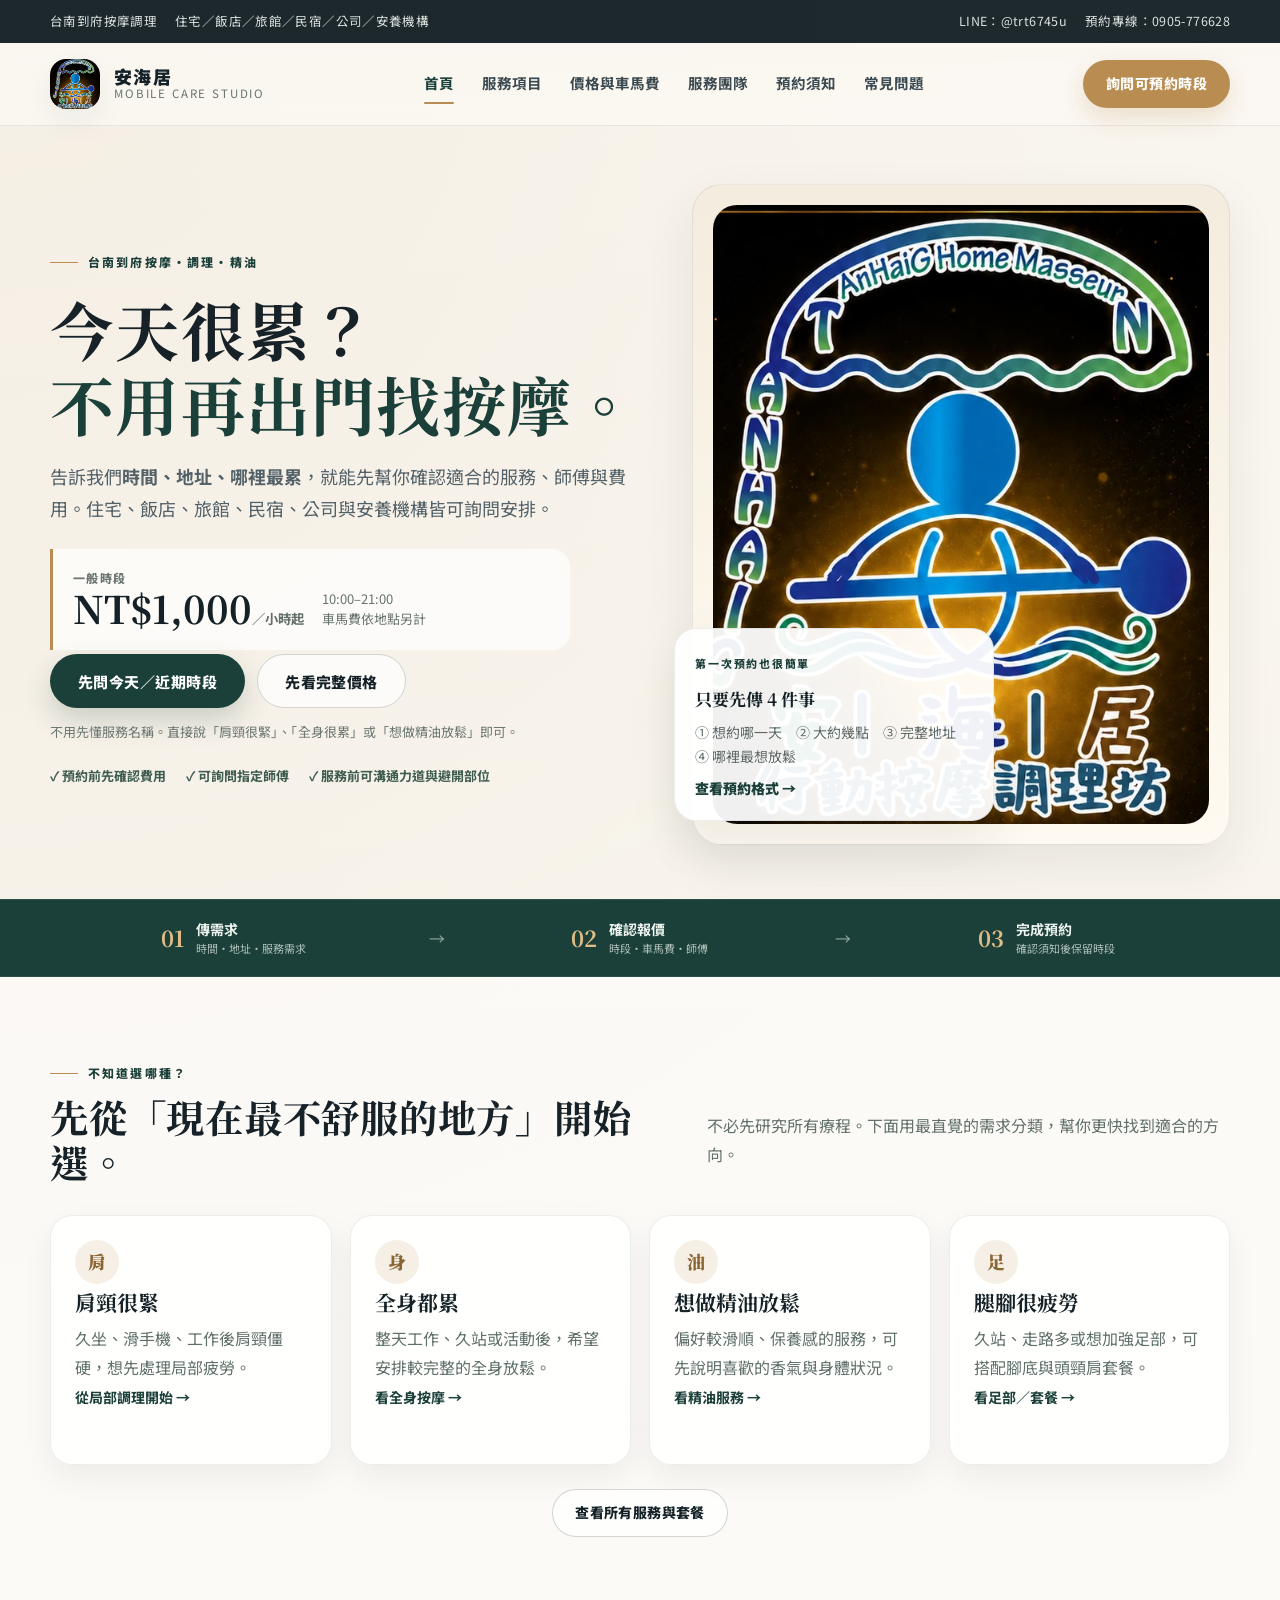
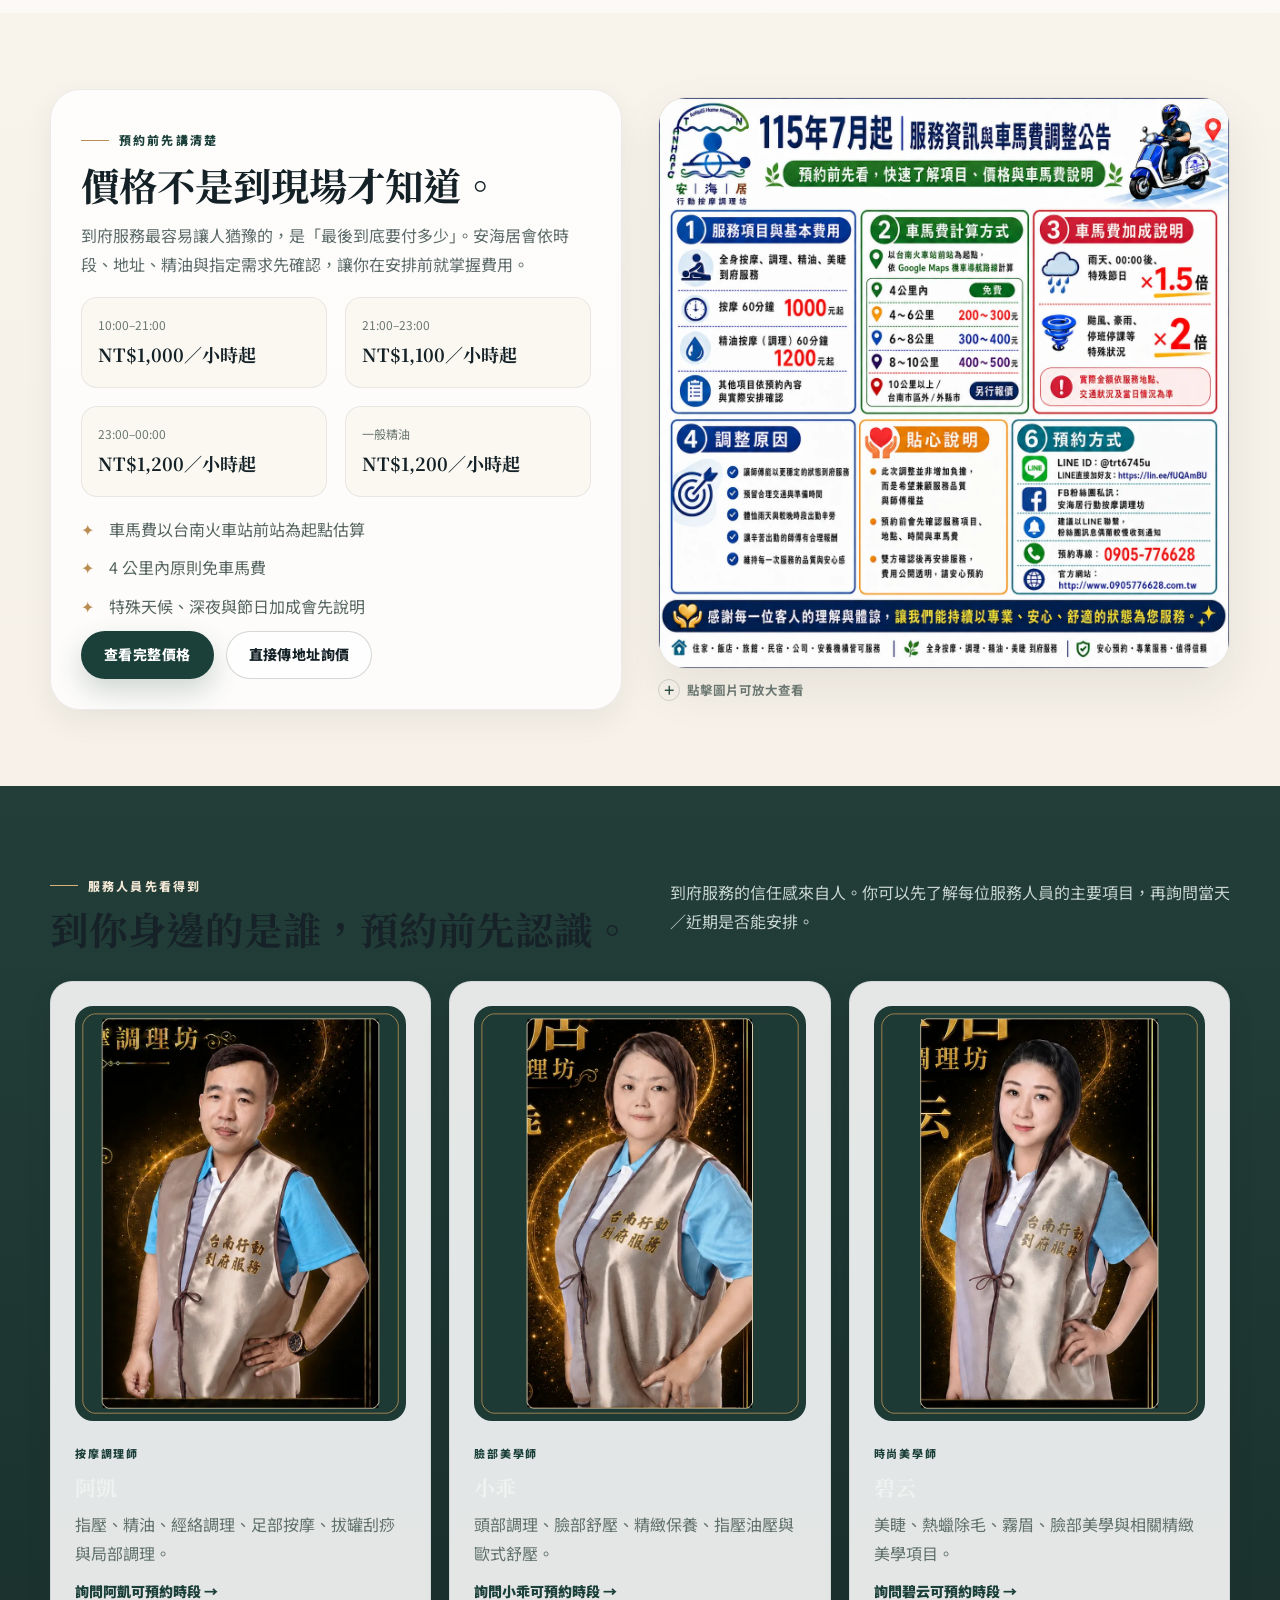
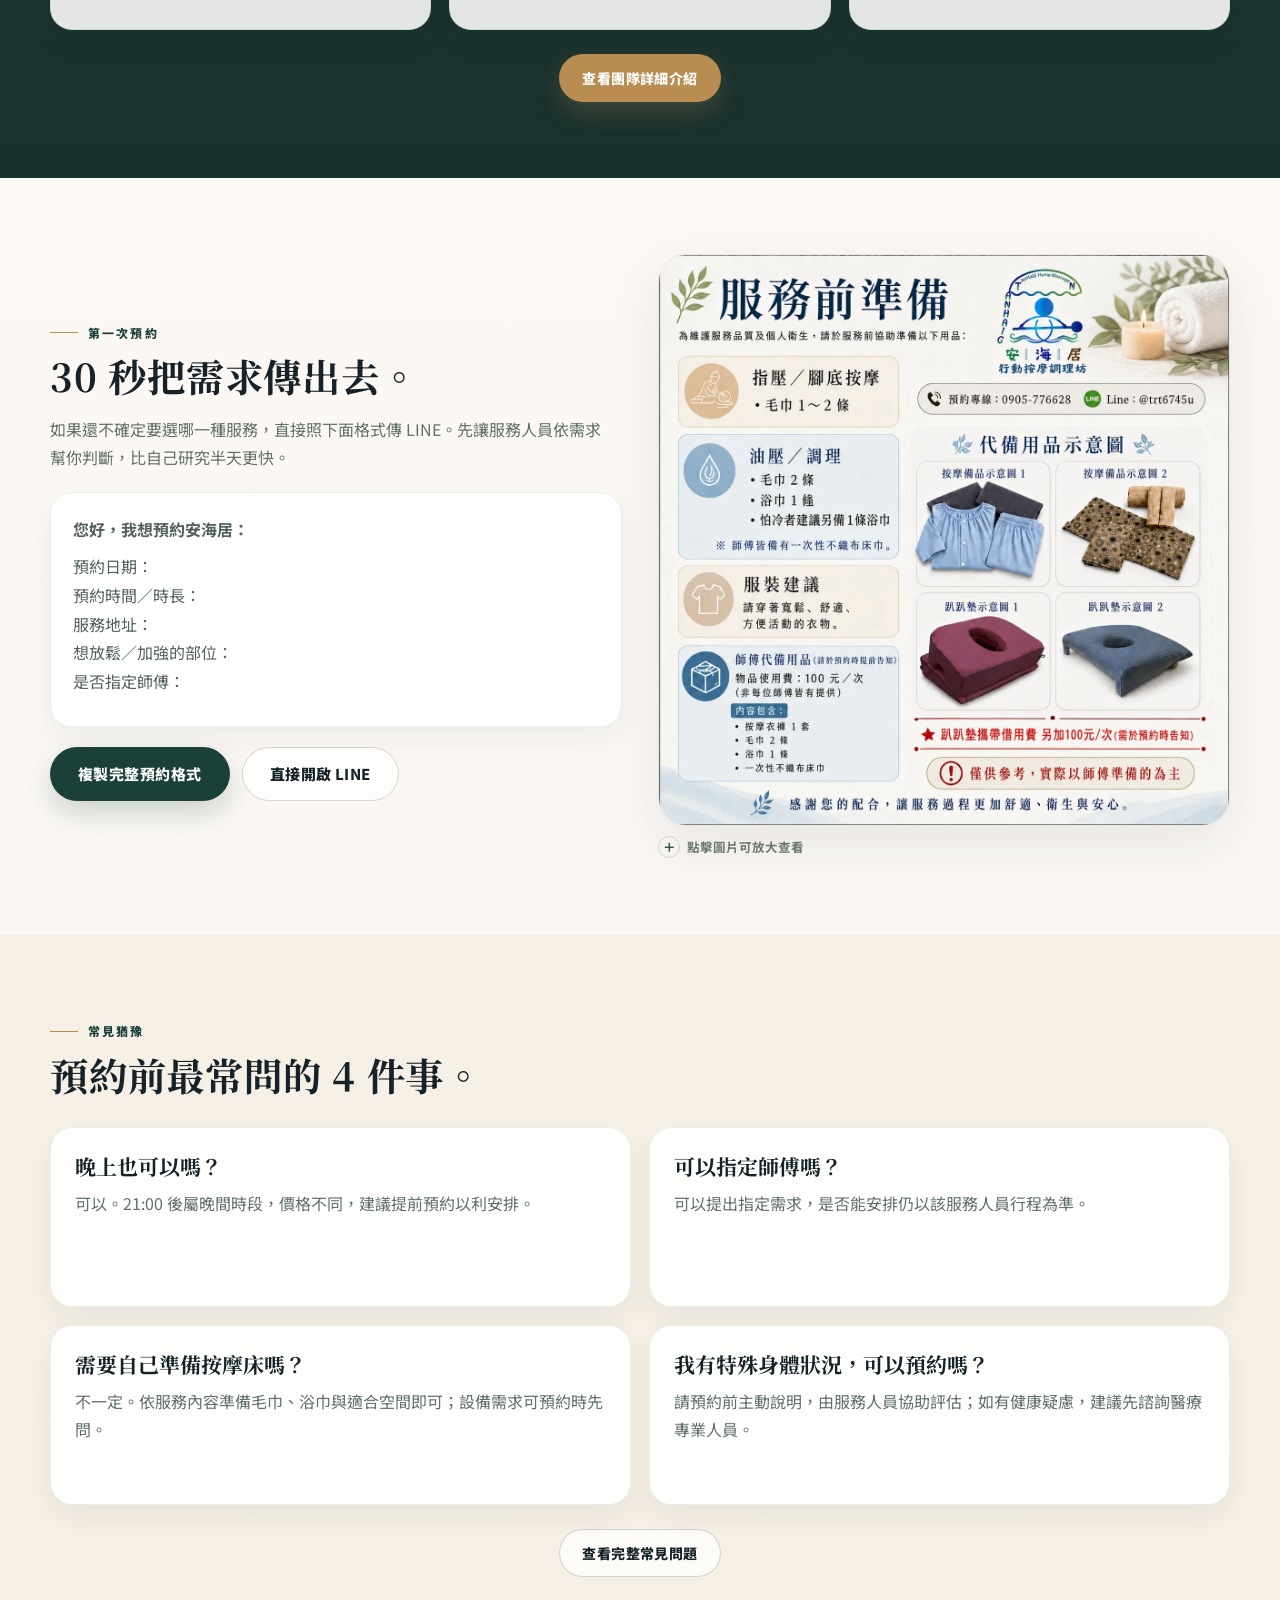
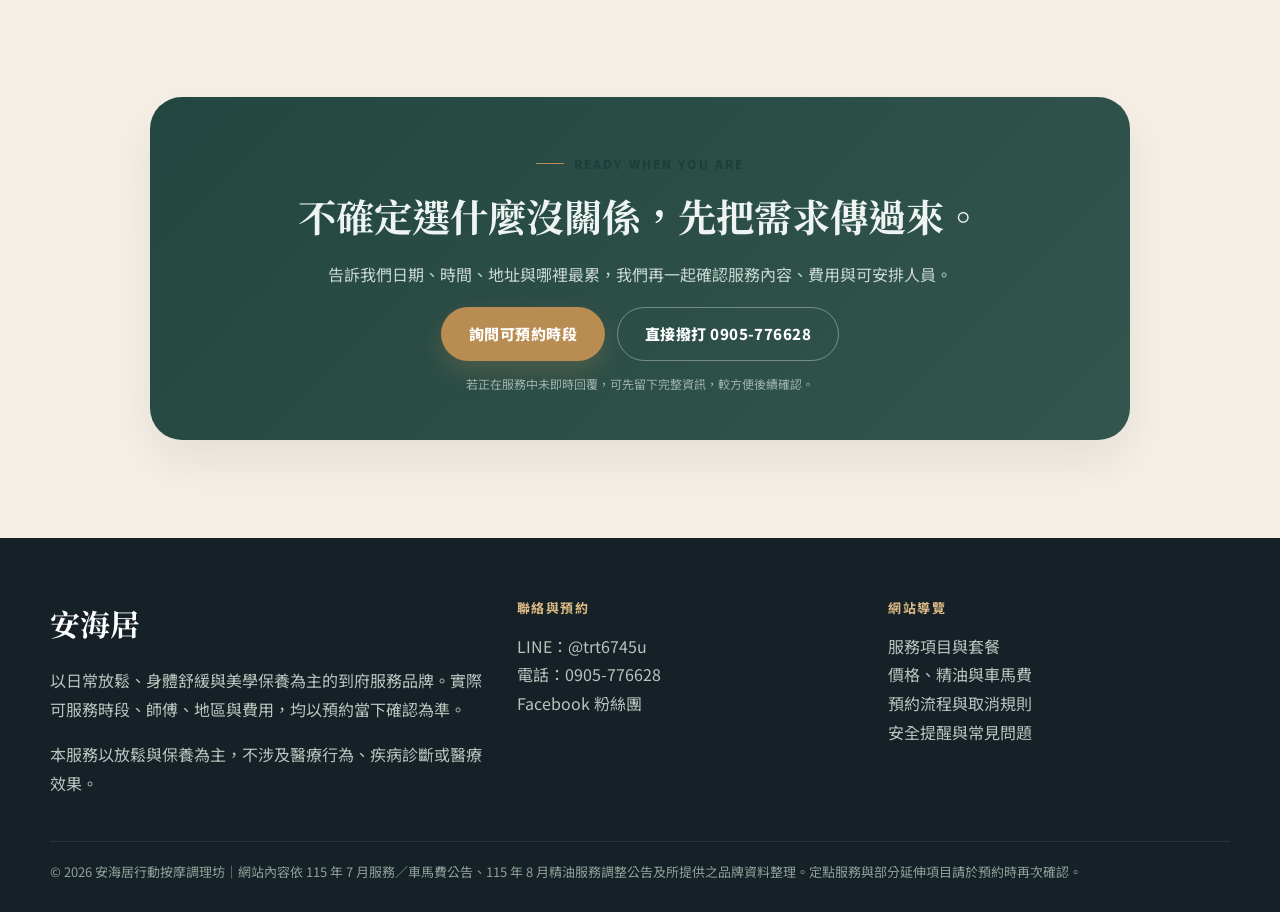
<file: index.html>
<!doctype html><html lang="zh-Hant"><head><meta charset="utf-8"><meta name="viewport" content="width=device-width,initial-scale=1"><meta name="theme-color" content="#17312d"><link rel="preconnect" href="https://fonts.googleapis.com"><link rel="preconnect" href="https://fonts.gstatic.com" crossorigin><link href="https://fonts.googleapis.com/css2?family=Noto+Sans+TC:wght@400;500;700;800;900&family=Noto+Serif+TC:wght@500;700;900&display=swap" rel="stylesheet"><link rel="icon" href="assets/images/brand.webp" type="image/webp"><link rel="stylesheet" href="assets/style.css"><title>安海居行動按摩調理坊｜台南到府按摩・調理・精油・美學</title><meta name="description" content="安海居台南到府按摩調理服務，提供全身按摩、調理、精油、美學與預約須知整理。"><meta property="og:title" content="安海居行動按摩調理坊｜台南到府按摩・調理・精油・美學"><meta property="og:description" content="安海居台南到府按摩調理服務，提供全身按摩、調理、精油、美學與預約須知整理。"><meta property="og:type" content="website"></head><body><div class="topbar"><div class="container"><div class="meta"><span>台南到府按摩調理</span><span>住宅／飯店／旅館／民宿／公司／安養機構</span></div><div class="meta"><span>LINE：@trt6745u</span><span>預約專線：0905-776628</span></div></div></div><nav class="nav"><div class="container navin"><a class="brand" href="index.html"><img class="brand-mark" src="assets/images/brand.webp" alt="安海居標誌"><div class="brand-text"><strong>安海居</strong><span>Mobile Care Studio</span></div></a><button class="menu" aria-label="開啟選單">☰</button><div class="links"><a href="index.html">首頁</a><a href="services.html">服務項目</a><a href="pricing.html">價格與車馬費</a><a href="team.html">服務團隊</a><a href="booking.html">預約須知</a><a href="faq.html">常見問題</a></div><a class="btn btn-accent" href="https://lin.ee/fUQAmBU" target="_blank" rel="noopener">詢問可預約時段</a></div></nav><main>
<section class="hero conversion-hero"><div class="container hero-grid"><div class="hero-copy"><span class="eyebrow">台南到府按摩・調理・精油</span><h1>今天很累？<br><span>不用再出門找按摩。</span></h1><p class="lead">告訴我們<strong>時間、地址、哪裡最累</strong>，就能先幫你確認適合的服務、師傅與費用。住宅、飯店、旅館、民宿、公司與安養機構皆可詢問安排。</p><div class="conversion-price"><div><span>一般時段</span><strong>NT$1,000</strong><small>／小時起</small></div><p>10:00–21:00<br>車馬費依地點另計</p></div><div class="btn-row hero-actions"><a class="btn btn-primary btn-lg" href="https://lin.ee/fUQAmBU" target="_blank" rel="noopener">先問今天／近期時段</a><a class="btn btn-outline btn-lg" href="pricing.html">先看完整價格</a></div><p class="microcopy">不用先懂服務名稱。直接說「肩頸很緊」、「全身很累」或「想做精油放鬆」即可。</p><div class="trust-row"><span>✓ 預約前先確認費用</span><span>✓ 可詢問指定師傅</span><span>✓ 服務前可溝通力道與避開部位</span></div></div><div class="hero-visual"><div class="frame-card"><img src="assets/images/brand.webp" alt="安海居品牌形象"></div><div class="float-card conversion-float"><span class="overline">第一次預約也很簡單</span><strong>只要先傳 4 件事</strong><p>① 想約哪一天　② 大約幾點　③ 完整地址　④ 哪裡最想放鬆</p><a href="booking.html" class="text-link">查看預約格式 →</a></div></div></div></section>

<section class="conversion-strip"><div class="container"><div class="conversion-step"><b>01</b><span><strong>傳需求</strong><small>時間・地址・服務需求</small></span></div><div class="conversion-arrow">→</div><div class="conversion-step"><b>02</b><span><strong>確認報價</strong><small>時段・車馬費・師傅</small></span></div><div class="conversion-arrow">→</div><div class="conversion-step"><b>03</b><span><strong>完成預約</strong><small>確認須知後保留時段</small></span></div></div></section>

<section class="section soft"><div class="container"><div class="section-head"><div><span class="eyebrow">不知道選哪種？</span><h2 class="section-title">先從「現在最不舒服的地方」開始選。</h2></div><p class="section-desc">不必先研究所有療程。下面用最直覺的需求分類，幫你更快找到適合的方向。</p></div><div class="grid grid-4 intent-grid"><a class="card intent-card" href="booking.html?service=肩頸／局部按摩"><span class="intent-icon">肩</span><h3>肩頸很緊</h3><p>久坐、滑手機、工作後肩頸僵硬，想先處理局部疲勞。</p><strong>從局部調理開始 →</strong></a><a class="card intent-card" href="booking.html?service=全身按摩"><span class="intent-icon">身</span><h3>全身都累</h3><p>整天工作、久站或活動後，希望安排較完整的全身放鬆。</p><strong>看全身按摩 →</strong></a><a class="card intent-card" href="booking.html?service=精油服務"><span class="intent-icon">油</span><h3>想做精油放鬆</h3><p>偏好較滑順、保養感的服務，可先說明喜歡的香氣與身體狀況。</p><strong>看精油服務 →</strong></a><a class="card intent-card" href="booking.html?service=腳底按摩"><span class="intent-icon">足</span><h3>腿腳很疲勞</h3><p>久站、走路多或想加強足部，可搭配腳底與頭頸肩套餐。</p><strong>看足部／套餐 →</strong></a></div><div class="center-cta"><a class="btn btn-outline" href="services.html">查看所有服務與套餐</a></div></div></section>

<section class="section"><div class="container split conversion-split"><div class="panel trust-panel"><span class="eyebrow">預約前先講清楚</span><h2>價格不是到現場才知道。</h2><p>到府服務最容易讓人猶豫的，是「最後到底要付多少」。安海居會依時段、地址、精油與指定需求先確認，讓你在安排前就掌握費用。</p><div class="grid grid-2 mini-price-grid"><div class="mini-price"><span>10:00–21:00</span><strong>NT$1,000／小時起</strong></div><div class="mini-price"><span>21:00–23:00</span><strong>NT$1,100／小時起</strong></div><div class="mini-price"><span>23:00–00:00</span><strong>NT$1,200／小時起</strong></div><div class="mini-price"><span>一般精油</span><strong>NT$1,200／小時起</strong></div></div><ul class="list-check"><li>車馬費以台南火車站前站為起點估算</li><li>4 公里內原則免車馬費</li><li>特殊天候、深夜與節日加成會先說明</li></ul><div class="btn-row"><a class="btn btn-primary" href="pricing.html">查看完整價格</a><a class="btn btn-outline" href="https://lin.ee/fUQAmBU" target="_blank" rel="noopener">直接傳地址詢價</a></div></div><div class="image-panel"><img src="assets/images/fees-guide.webp" alt="安海居服務與車馬費公告"></div></div></section>

<section class="section deep"><div class="container"><div class="section-head"><div><span class="eyebrow">服務人員先看得到</span><h2 class="section-title">到你身邊的是誰，預約前先認識。</h2></div><p class="section-desc">到府服務的信任感來自人。你可以先了解每位服務人員的主要項目，再詢問當天／近期是否能安排。</p></div><div class="grid grid-3 conversion-team"><article class="card"><img src="assets/images/akai-web.webp" alt="按摩調理師阿凱"><span class="overline">按摩調理師</span><h3>阿凱</h3><p>指壓、精油、經絡調理、足部按摩、拔罐刮痧與局部調理。</p><a href="booking.html?service=指定阿凱師傅" class="text-link">詢問阿凱可預約時段 →</a></article><article class="card"><img src="assets/images/xiaoguai-web.webp" alt="臉部美學師小乖"><span class="overline">臉部美學師</span><h3>小乖</h3><p>頭部調理、臉部舒壓、精緻保養、指壓油壓與歐式舒壓。</p><a href="booking.html?service=指定小乖老師" class="text-link">詢問小乖可預約時段 →</a></article><article class="card"><img src="assets/images/biyun-web.webp" alt="時尚美學師碧云"><span class="overline">時尚美學師</span><h3>碧云</h3><p>美睫、熱蠟除毛、霧眉、臉部美學與相關精緻美學項目。</p><a href="booking.html?service=指定碧云老師" class="text-link">詢問碧云可預約時段 →</a></article></div><div class="center-cta"><a class="btn btn-accent" href="team.html">查看團隊詳細介紹</a></div></div></section>

<section class="section soft"><div class="container split"><div><span class="eyebrow">第一次預約</span><h2 class="section-title">30 秒把需求傳出去。</h2><p class="section-desc">如果還不確定要選哪一種服務，直接照下面格式傳 LINE。先讓服務人員依需求幫你判斷，比自己研究半天更快。</p><div class="booking-preview"><p><strong>您好，我想預約安海居：</strong></p><p>預約日期：<br>預約時間／時長：<br>服務地址：<br>想放鬆／加強的部位：<br>是否指定師傅：</p></div><div class="btn-row"><a class="btn btn-primary btn-lg" href="booking.html">複製完整預約格式</a><a class="btn btn-outline btn-lg" href="https://lin.ee/fUQAmBU" target="_blank" rel="noopener">直接開啟 LINE</a></div></div><div class="image-panel"><img src="assets/images/prep.webp" alt="安海居服務前準備說明"></div></div></section>

<section class="section"><div class="container"><div class="section-head"><div><span class="eyebrow">常見猶豫</span><h2 class="section-title">預約前最常問的 4 件事。</h2></div></div><div class="grid grid-2 objection-grid"><div class="card"><h3>晚上也可以嗎？</h3><p>可以。21:00 後屬晚間時段，價格不同，建議提前預約以利安排。</p></div><div class="card"><h3>可以指定師傅嗎？</h3><p>可以提出指定需求，是否能安排仍以該服務人員行程為準。</p></div><div class="card"><h3>需要自己準備按摩床嗎？</h3><p>不一定。依服務內容準備毛巾、浴巾與適合空間即可；設備需求可預約時先問。</p></div><div class="card"><h3>我有特殊身體狀況，可以預約嗎？</h3><p>請預約前主動說明，由服務人員協助評估；如有健康疑慮，建議先諮詢醫療專業人員。</p></div></div><div class="center-cta"><a class="btn btn-outline" href="faq.html">查看完整常見問題</a></div></div></section>

<section class="section conversion-final"><div class="container"><div class="cta-band final-cta"><span class="eyebrow">Ready when you are</span><h2>不確定選什麼沒關係，先把需求傳過來。</h2><p>告訴我們日期、時間、地址與哪裡最累，我們再一起確認服務內容、費用與可安排人員。</p><div class="btn-row"><a class="btn btn-accent btn-lg" href="https://lin.ee/fUQAmBU" target="_blank" rel="noopener">詢問可預約時段</a><a class="btn btn-outline btn-lg light-outline" href="tel:0905776628">直接撥打 0905-776628</a></div><p class="cta-note">若正在服務中未即時回覆，可先留下完整資訊，較方便後續確認。</p></div></div></section>
</main><footer class="footer"><div class="container footer-grid"><div><h3>安海居</h3><p>以日常放鬆、身體舒緩與美學保養為主的到府服務品牌。實際可服務時段、師傅、地區與費用，均以預約當下確認為準。</p><p style="margin-top:14px">本服務以放鬆與保養為主，不涉及醫療行為、疾病診斷或醫療效果。</p></div><div><h4>聯絡與預約</h4><ul><li><a href="https://lin.ee/fUQAmBU" target="_blank" rel="noopener">LINE：@trt6745u</a></li><li><a href="tel:0905776628">電話：0905-776628</a></li><li><a href="https://www.facebook.com/AnHaiGTWTN" target="_blank" rel="noopener">Facebook 粉絲團</a></li></ul></div><div><h4>網站導覽</h4><ul><li><a href="services.html">服務項目與套餐</a></li><li><a href="pricing.html">價格、精油與車馬費</a></li><li><a href="booking.html">預約流程與取消規則</a></li><li><a href="faq.html">安全提醒與常見問題</a></li></ul></div></div><div class="container footer-bottom">© 2026 安海居行動按摩調理坊｜網站內容依 115 年 7 月服務／車馬費公告、115 年 8 月精油服務調整公告及所提供之品牌資料整理。定點服務與部分延伸項目請於預約時再次確認。</div></footer><div class="sticky-cta"><a class="line" href="https://lin.ee/fUQAmBU" target="_blank" rel="noopener">詢問可預約時段</a><a class="call" href="tel:0905776628">撥打電話</a></div><script src="assets/main.js"></script></body></html>
</file>
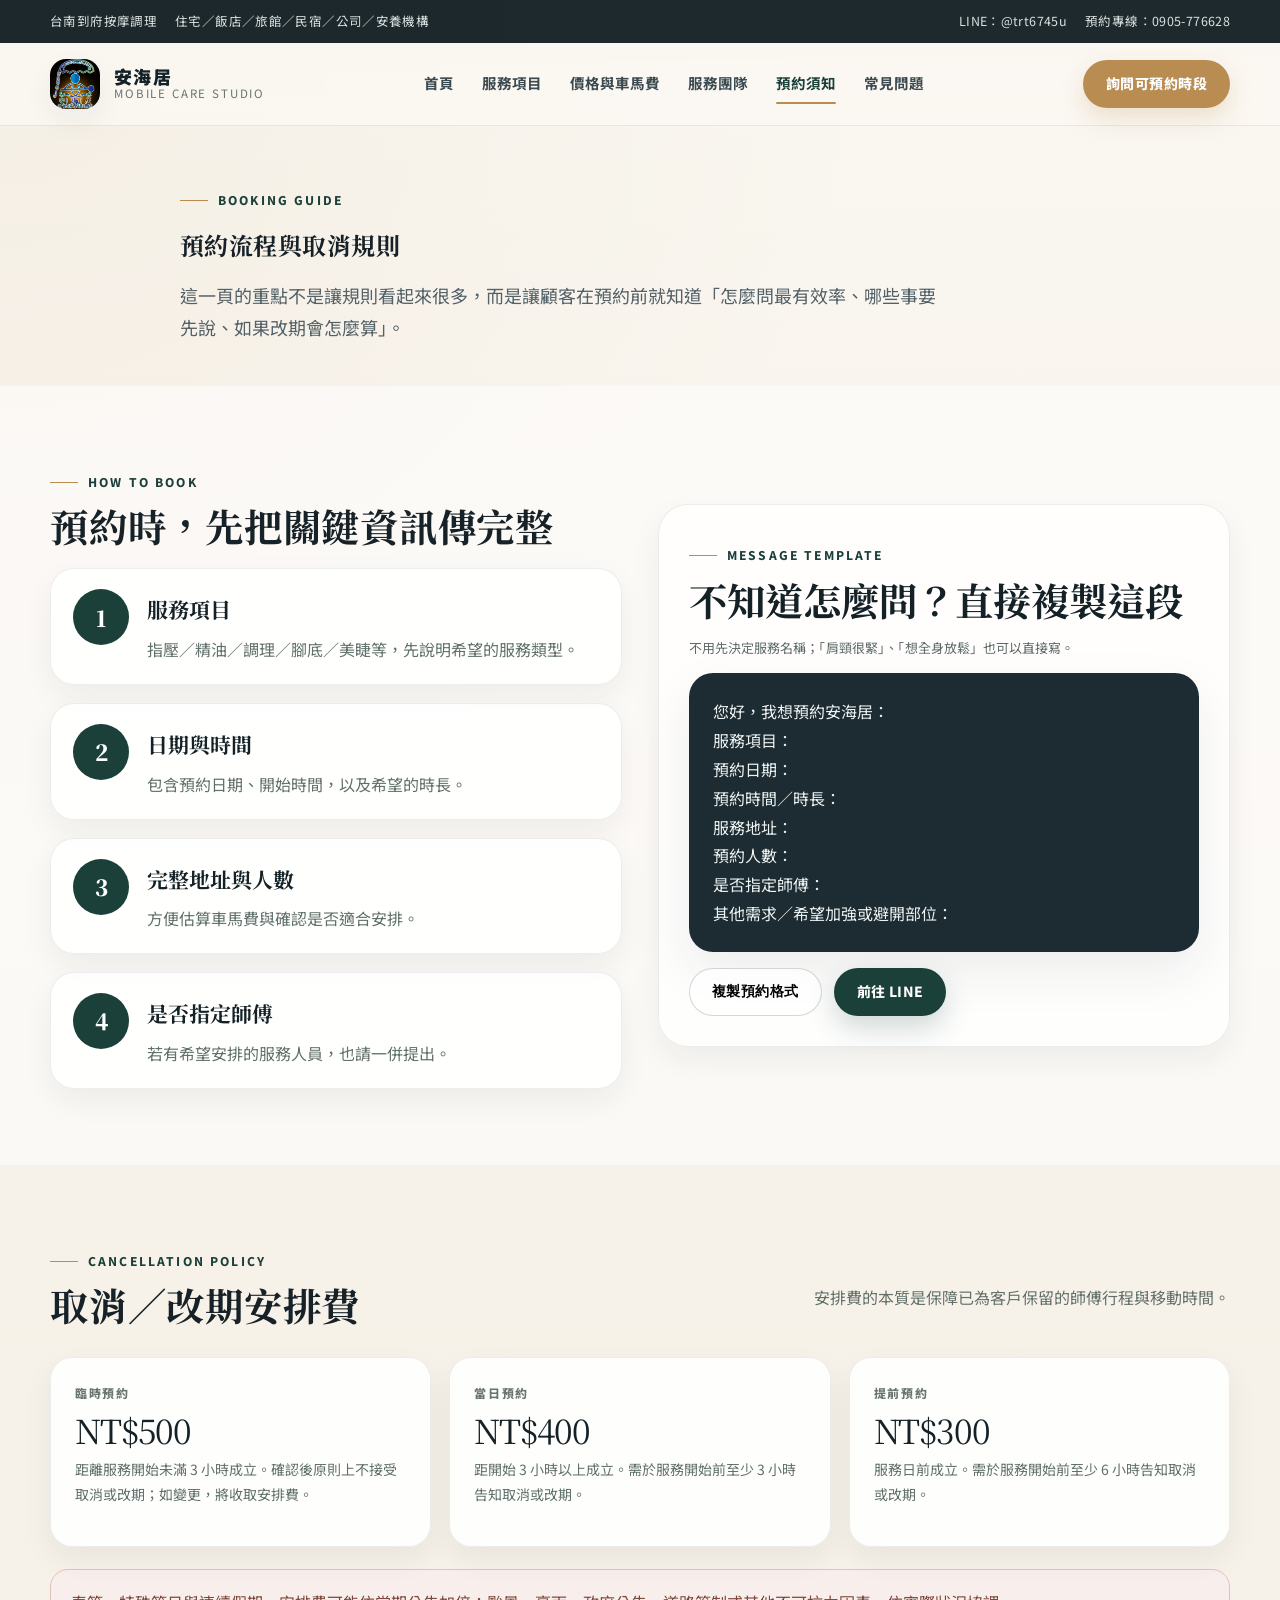
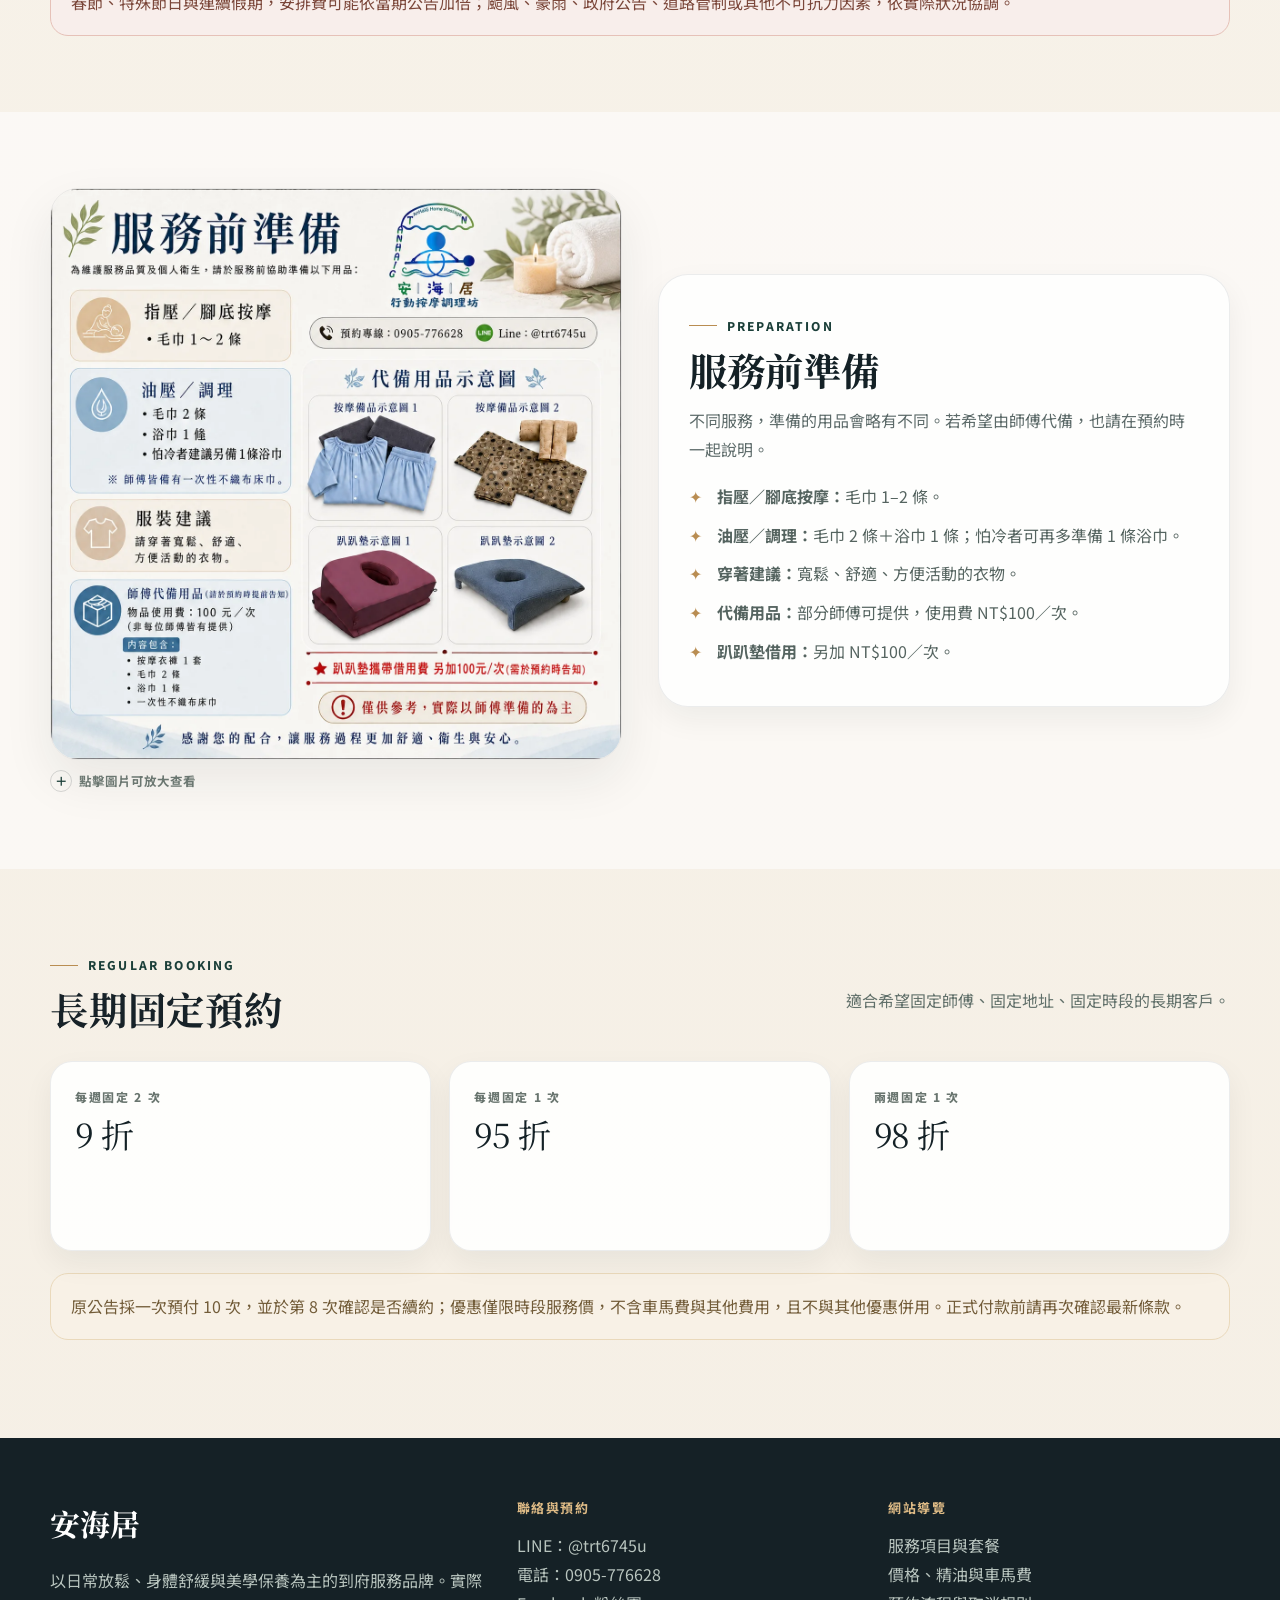
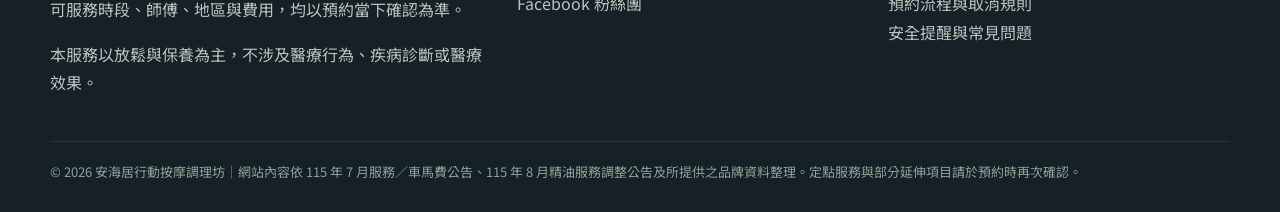
<file: booking.html>
<!doctype html><html lang="zh-Hant"><head><meta charset="utf-8"><meta name="viewport" content="width=device-width,initial-scale=1"><meta name="theme-color" content="#17312d"><link rel="preconnect" href="https://fonts.googleapis.com"><link rel="preconnect" href="https://fonts.gstatic.com" crossorigin><link href="https://fonts.googleapis.com/css2?family=Noto+Sans+TC:wght@400;500;700;800;900&family=Noto+Serif+TC:wght@500;700;900&display=swap" rel="stylesheet"><link rel="icon" href="assets/images/brand.webp" type="image/webp"><link rel="stylesheet" href="assets/style.css"><title>預約流程與取消規則｜安海居行動按摩調理坊</title><meta name="description" content="安海居預約方式、取消改期安排費、服務前準備與長期固定預約整理。"><meta property="og:title" content="預約流程與取消規則｜安海居行動按摩調理坊"><meta property="og:description" content="安海居預約方式、取消改期安排費、服務前準備與長期固定預約整理。"><meta property="og:type" content="website"></head><body><div class="topbar"><div class="container"><div class="meta"><span>台南到府按摩調理</span><span>住宅／飯店／旅館／民宿／公司／安養機構</span></div><div class="meta"><span>LINE：@trt6745u</span><span>預約專線：0905-776628</span></div></div></div><nav class="nav"><div class="container navin"><a class="brand" href="index.html"><img class="brand-mark" src="assets/images/brand.webp" alt="安海居標誌"><div class="brand-text"><strong>安海居</strong><span>Mobile Care Studio</span></div></a><button class="menu" aria-label="開啟選單">☰</button><div class="links"><a href="index.html">首頁</a><a href="services.html">服務項目</a><a href="pricing.html">價格與車馬費</a><a href="team.html">服務團隊</a><a href="booking.html">預約須知</a><a href="faq.html">常見問題</a></div><a class="btn btn-accent" href="https://lin.ee/fUQAmBU" target="_blank" rel="noopener">詢問可預約時段</a></div></nav><main>
<section class="page-hero"><div class="small-container"><span class="eyebrow">Booking Guide</span><h1>預約流程與取消規則</h1><p class="lead">這一頁的重點不是讓規則看起來很多，而是讓顧客在預約前就知道「怎麼問最有效率、哪些事要先說、如果改期會怎麼算」。</p></div></section>

<section class="section soft"><div class="container split"><div><span class="eyebrow">How to Book</span><h2 class="section-title">預約時，先把關鍵資訊傳完整</h2><div class="timeline" style="margin-top:20px"><div class="timeline-item"><div class="timeline-num">1</div><div><h3>服務項目</h3><p>指壓／精油／調理／腳底／美睫等，先說明希望的服務類型。</p></div></div><div class="timeline-item"><div class="timeline-num">2</div><div><h3>日期與時間</h3><p>包含預約日期、開始時間，以及希望的時長。</p></div></div><div class="timeline-item"><div class="timeline-num">3</div><div><h3>完整地址與人數</h3><p>方便估算車馬費與確認是否適合安排。</p></div></div><div class="timeline-item"><div class="timeline-num">4</div><div><h3>是否指定師傅</h3><p>若有希望安排的服務人員，也請一併提出。</p></div></div></div></div><div class="panel"><span class="eyebrow">Message Template</span><h2>不知道怎麼問？直接複製這段</h2><p class="booking-reassure">不用先決定服務名稱；「肩頸很緊」、「想全身放鬆」也可以直接寫。</p><div class="template" id="booking-template">您好，我想預約安海居：
服務項目：
預約日期：
預約時間／時長：
服務地址：
預約人數：
是否指定師傅：
其他需求／希望加強或避開部位：</div><div class="copy-row"><button class="btn btn-outline" data-copy>複製預約格式</button><a class="btn btn-primary" href="https://lin.ee/fUQAmBU" target="_blank" rel="noopener">前往 LINE</a></div></div></div></section>

<section class="section"><div class="container"><div class="section-head"><div><span class="eyebrow">Cancellation Policy</span><h2 class="section-title">取消／改期安排費</h2></div><p class="section-desc">安排費的本質是保障已為客戶保留的師傅行程與移動時間。</p></div><div class="grid grid-3"><div class="card price-box"><span class="price-label">臨時預約</span><div class="price-value">NT$500</div><p>距離服務開始未滿 3 小時成立。確認後原則上不接受取消或改期；如變更，將收取安排費。</p></div><div class="card price-box"><span class="price-label">當日預約</span><div class="price-value">NT$400</div><p>距開始 3 小時以上成立。需於服務開始前至少 3 小時告知取消或改期。</p></div><div class="card price-box"><span class="price-label">提前預約</span><div class="price-value">NT$300</div><p>服務日前成立。需於服務開始前至少 6 小時告知取消或改期。</p></div></div><div class="editorial-note warning" style="margin-top:22px">春節、特殊節日與連續假期，安排費可能依當期公告加倍；颱風、豪雨、政府公告、道路管制或其他不可抗力因素，依實際狀況協調。</div></div></section>

<section class="section soft"><div class="container split"><div class="image-panel"><img src="assets/images/prep.webp" alt="服務前準備"></div><div class="panel"><span class="eyebrow">Preparation</span><h2>服務前準備</h2><p>不同服務，準備的用品會略有不同。若希望由師傅代備，也請在預約時一起說明。</p><ul class="list-check"><li><strong>指壓／腳底按摩：</strong>毛巾 1–2 條。</li><li><strong>油壓／調理：</strong>毛巾 2 條＋浴巾 1 條；怕冷者可再多準備 1 條浴巾。</li><li><strong>穿著建議：</strong>寬鬆、舒適、方便活動的衣物。</li><li><strong>代備用品：</strong>部分師傅可提供，使用費 NT$100／次。</li><li><strong>趴趴墊借用：</strong>另加 NT$100／次。</li></ul></div></div></section>

<section class="section"><div class="container"><div class="section-head"><div><span class="eyebrow">Regular Booking</span><h2 class="section-title">長期固定預約</h2></div><p class="section-desc">適合希望固定師傅、固定地址、固定時段的長期客戶。</p></div><div class="grid grid-3"><div class="card price-box"><span class="price-label">每週固定 2 次</span><div class="price-value">9 折</div></div><div class="card price-box"><span class="price-label">每週固定 1 次</span><div class="price-value">95 折</div></div><div class="card price-box"><span class="price-label">兩週固定 1 次</span><div class="price-value">98 折</div></div></div><div class="editorial-note" style="margin-top:22px">原公告採一次預付 10 次，並於第 8 次確認是否續約；優惠僅限時段服務價，不含車馬費與其他費用，且不與其他優惠併用。正式付款前請再次確認最新條款。</div></div></section>
</main><footer class="footer"><div class="container footer-grid"><div><h3>安海居</h3><p>以日常放鬆、身體舒緩與美學保養為主的到府服務品牌。實際可服務時段、師傅、地區與費用，均以預約當下確認為準。</p><p style="margin-top:14px">本服務以放鬆與保養為主，不涉及醫療行為、疾病診斷或醫療效果。</p></div><div><h4>聯絡與預約</h4><ul><li><a href="https://lin.ee/fUQAmBU" target="_blank" rel="noopener">LINE：@trt6745u</a></li><li><a href="tel:0905776628">電話：0905-776628</a></li><li><a href="https://www.facebook.com/AnHaiGTWTN" target="_blank" rel="noopener">Facebook 粉絲團</a></li></ul></div><div><h4>網站導覽</h4><ul><li><a href="services.html">服務項目與套餐</a></li><li><a href="pricing.html">價格、精油與車馬費</a></li><li><a href="booking.html">預約流程與取消規則</a></li><li><a href="faq.html">安全提醒與常見問題</a></li></ul></div></div><div class="container footer-bottom">© 2026 安海居行動按摩調理坊｜網站內容依 115 年 7 月服務／車馬費公告、115 年 8 月精油服務調整公告及所提供之品牌資料整理。定點服務與部分延伸項目請於預約時再次確認。</div></footer><div class="sticky-cta"><a class="line" href="https://lin.ee/fUQAmBU" target="_blank" rel="noopener">詢問可預約時段</a><a class="call" href="tel:0905776628">撥打電話</a></div><script src="assets/main.js"></script></body></html>
</file>
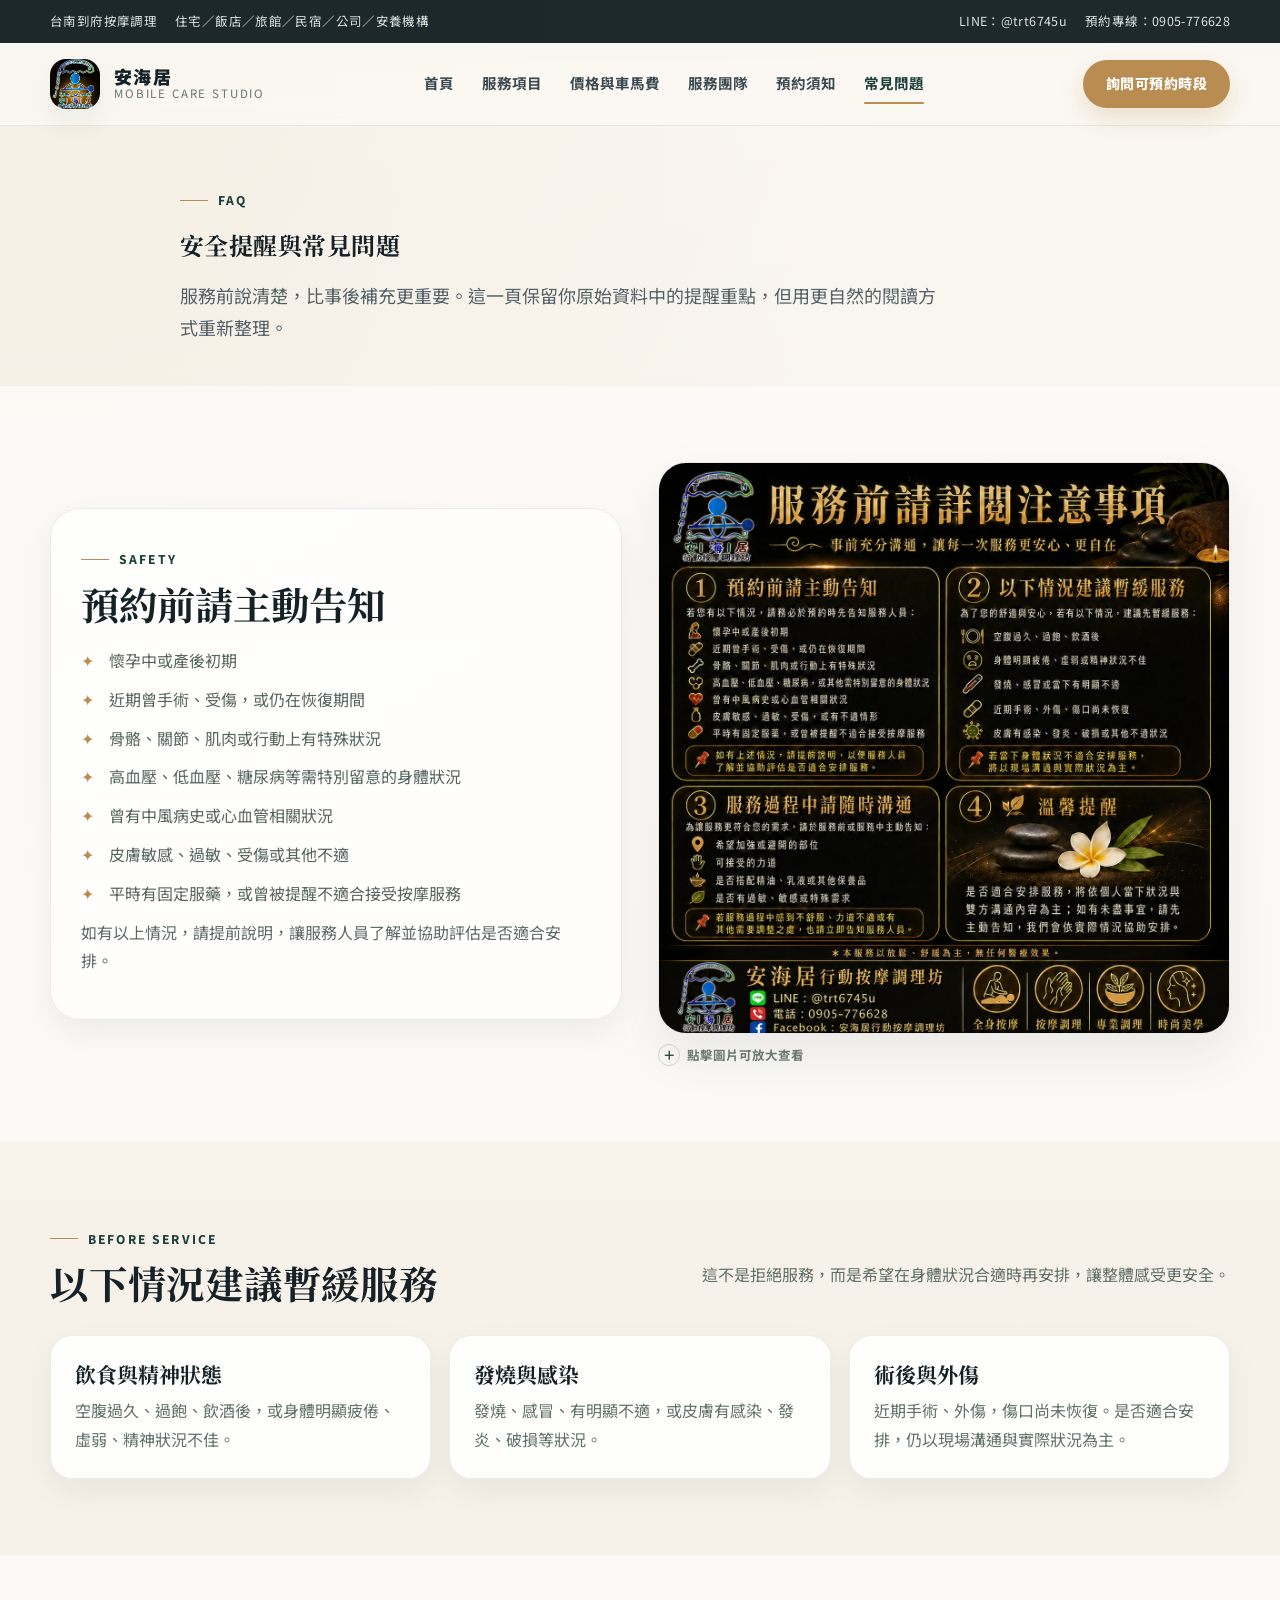
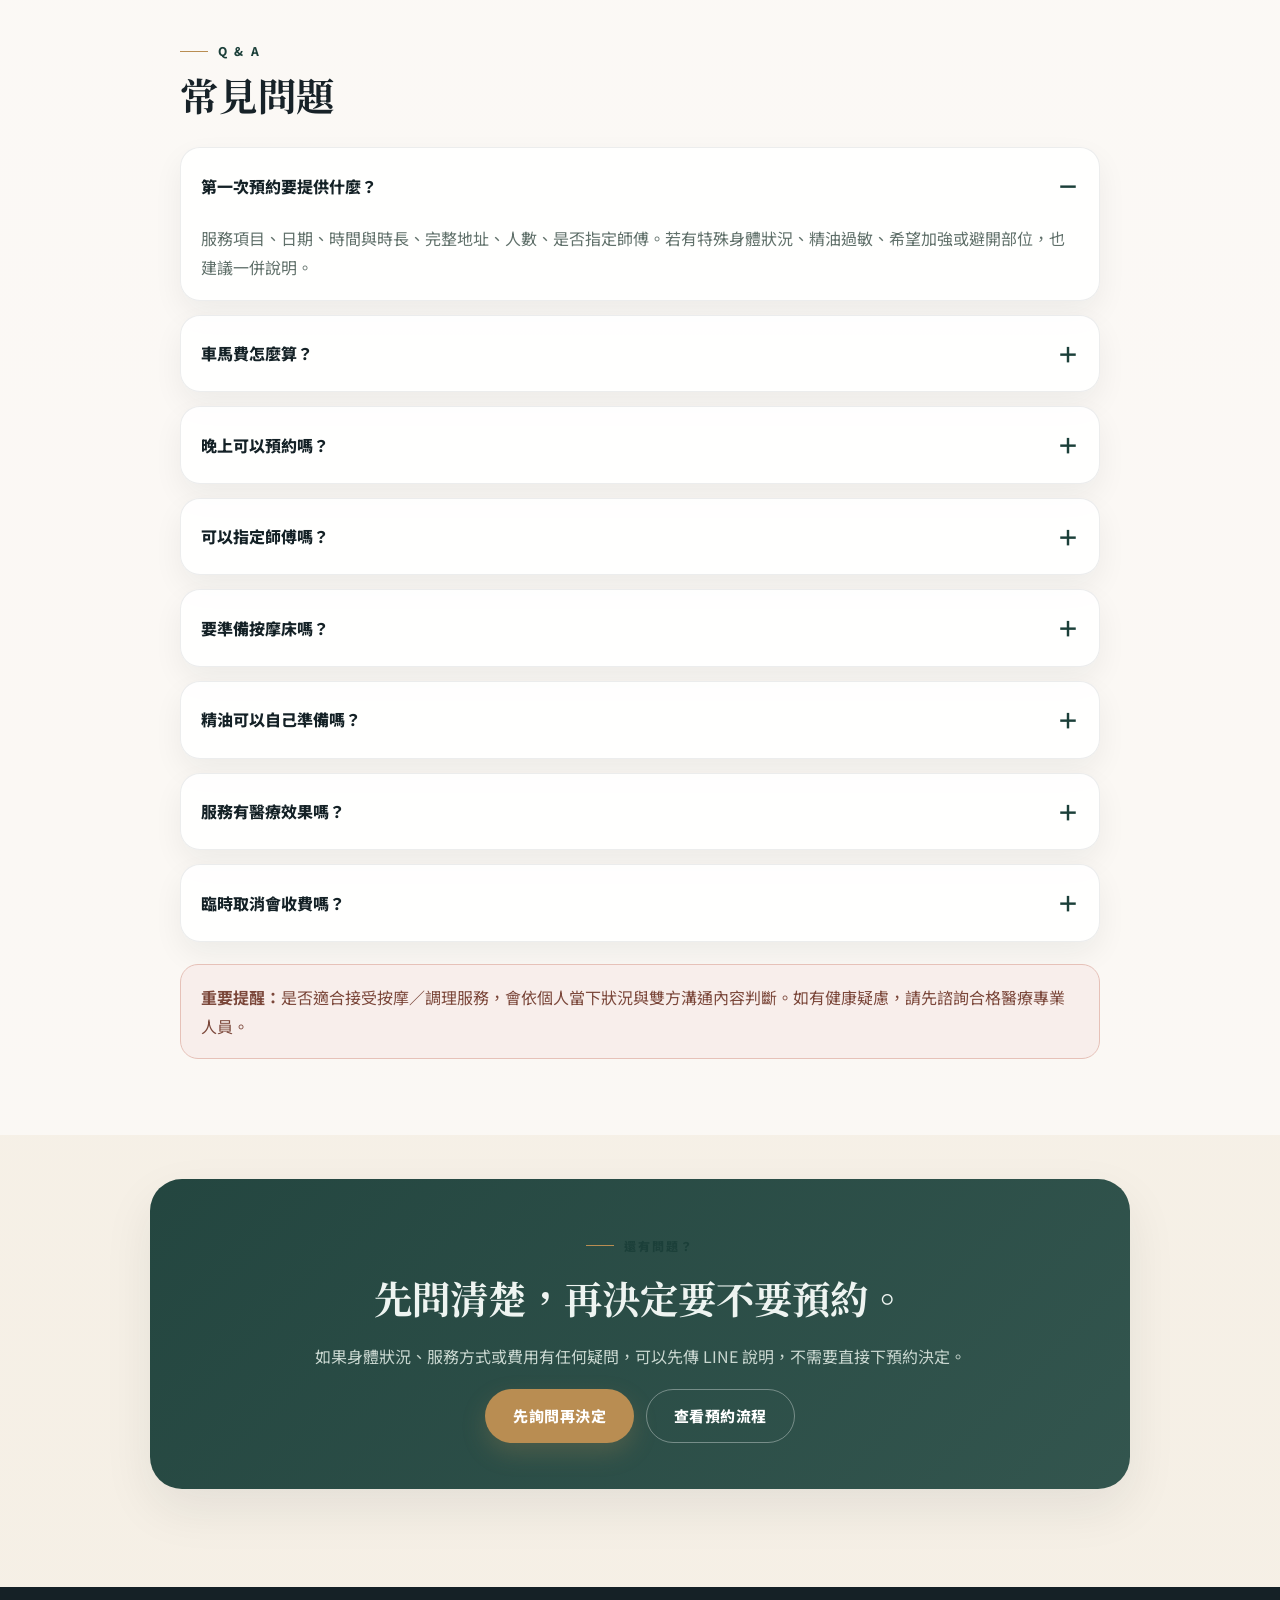
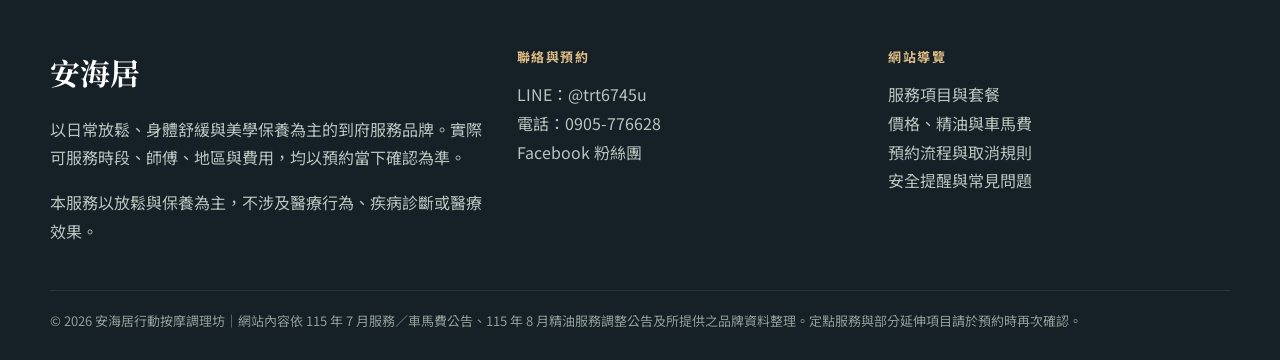
<file: faq.html>
<!doctype html><html lang="zh-Hant"><head><meta charset="utf-8"><meta name="viewport" content="width=device-width,initial-scale=1"><meta name="theme-color" content="#17312d"><link rel="preconnect" href="https://fonts.googleapis.com"><link rel="preconnect" href="https://fonts.gstatic.com" crossorigin><link href="https://fonts.googleapis.com/css2?family=Noto+Sans+TC:wght@400;500;700;800;900&family=Noto+Serif+TC:wght@500;700;900&display=swap" rel="stylesheet"><link rel="icon" href="assets/images/brand.webp" type="image/webp"><link rel="stylesheet" href="assets/style.css"><title>安全提醒與常見問題｜安海居行動按摩調理坊</title><meta name="description" content="到府按摩前的安全提醒、暫緩服務情況與常見問題。"><meta property="og:title" content="安全提醒與常見問題｜安海居行動按摩調理坊"><meta property="og:description" content="到府按摩前的安全提醒、暫緩服務情況與常見問題。"><meta property="og:type" content="website"></head><body><div class="topbar"><div class="container"><div class="meta"><span>台南到府按摩調理</span><span>住宅／飯店／旅館／民宿／公司／安養機構</span></div><div class="meta"><span>LINE：@trt6745u</span><span>預約專線：0905-776628</span></div></div></div><nav class="nav"><div class="container navin"><a class="brand" href="index.html"><img class="brand-mark" src="assets/images/brand.webp" alt="安海居標誌"><div class="brand-text"><strong>安海居</strong><span>Mobile Care Studio</span></div></a><button class="menu" aria-label="開啟選單">☰</button><div class="links"><a href="index.html">首頁</a><a href="services.html">服務項目</a><a href="pricing.html">價格與車馬費</a><a href="team.html">服務團隊</a><a href="booking.html">預約須知</a><a href="faq.html">常見問題</a></div><a class="btn btn-accent" href="https://lin.ee/fUQAmBU" target="_blank" rel="noopener">詢問可預約時段</a></div></nav><main>
<section class="page-hero"><div class="small-container"><span class="eyebrow">FAQ</span><h1>安全提醒與常見問題</h1><p class="lead">服務前說清楚，比事後補充更重要。這一頁保留你原始資料中的提醒重點，但用更自然的閱讀方式重新整理。</p></div></section>

<section class="section soft"><div class="container split"><div class="panel"><span class="eyebrow">Safety</span><h2>預約前請主動告知</h2><ul class="list-check"><li>懷孕中或產後初期</li><li>近期曾手術、受傷，或仍在恢復期間</li><li>骨骼、關節、肌肉或行動上有特殊狀況</li><li>高血壓、低血壓、糖尿病等需特別留意的身體狀況</li><li>曾有中風病史或心血管相關狀況</li><li>皮膚敏感、過敏、受傷或其他不適</li><li>平時有固定服藥，或曾被提醒不適合接受按摩服務</li></ul><p>如有以上情況，請提前說明，讓服務人員了解並協助評估是否適合安排。</p></div><div class="image-panel"><img src="assets/images/safety.webp" alt="服務前注意事項"></div></div></section>

<section class="section"><div class="container"><div class="section-head"><div><span class="eyebrow">Before Service</span><h2 class="section-title">以下情況建議暫緩服務</h2></div><p class="section-desc">這不是拒絕服務，而是希望在身體狀況合適時再安排，讓整體感受更安全。</p></div><div class="grid grid-3"><article class="card"><h3>飲食與精神狀態</h3><p>空腹過久、過飽、飲酒後，或身體明顯疲倦、虛弱、精神狀況不佳。</p></article><article class="card"><h3>發燒與感染</h3><p>發燒、感冒、有明顯不適，或皮膚有感染、發炎、破損等狀況。</p></article><article class="card"><h3>術後與外傷</h3><p>近期手術、外傷，傷口尚未恢復。是否適合安排，仍以現場溝通與實際狀況為主。</p></article></div></div></section>

<section class="section soft faq"><div class="small-container"><div class="section-head"><div><span class="eyebrow">Q & A</span><h2 class="section-title">常見問題</h2></div></div><details open><summary>第一次預約要提供什麼？</summary><p>服務項目、日期、時間與時長、完整地址、人數、是否指定師傅。若有特殊身體狀況、精油過敏、希望加強或避開部位，也建議一併說明。</p></details><details><summary>車馬費怎麼算？</summary><p>以台南火車站前站起算，依 Google Maps 機車導航路線估算。4 公里內原則免費，4–6 公里 NT$200–300、6–8 公里 NT$300–400、8–10 公里 NT$400–500，10 公里以上或市區外另行報價。</p></details><details><summary>晚上可以預約嗎？</summary><p>可以。一般時段為 10:00–21:00；21:00–23:00 與 23:00–00:00 有不同時段價格，且晚上 9 點後建議提前預約。</p></details><details><summary>可以指定師傅嗎？</summary><p>可以詢問指定。女客指定師傅免費；原公告載明男客指定女師傅於純按摩服務會加收指定服務費，實際金額及可否安排請以預約確認為準。</p></details><details><summary>要準備按摩床嗎？</summary><p>不一定。一般可依服務前準備清單準備毛巾／浴巾與合適空間；如需要趴趴墊、按摩床或其他設備，請預約時先提出，由服務人員告知可否代備與費用。</p></details><details><summary>精油可以自己準備嗎？</summary><p>可以。新版精油公告載明自備精油服務以 NT$1,200／小時起計算，實際仍依預約時段與服務內容確認。</p></details><details><summary>服務有醫療效果嗎？</summary><p>沒有。本服務以日常放鬆、舒緩與美學保養為主，不涉及醫療行為、疾病診斷或醫療效果。</p></details><details><summary>臨時取消會收費嗎？</summary><p>會依成立時間與通知時間收取安排費：臨時預約 NT$500、當日預約 NT$400、提前預約 NT$300；不可抗力或特殊節日則依當期公告與雙方實際協調為準。</p></details><div class="editorial-note warning" style="margin-top:22px"><strong>重要提醒：</strong>是否適合接受按摩／調理服務，會依個人當下狀況與雙方溝通內容判斷。如有健康疑慮，請先諮詢合格醫療專業人員。</div></div></section>
<section class="section conversion-final"><div class="container"><div class="cta-band final-cta"><span class="eyebrow">還有問題？</span><h2>先問清楚，再決定要不要預約。</h2><p>如果身體狀況、服務方式或費用有任何疑問，可以先傳 LINE 說明，不需要直接下預約決定。</p><div class="btn-row"><a class="btn btn-accent btn-lg" href="https://lin.ee/fUQAmBU" target="_blank" rel="noopener">先詢問再決定</a><a class="btn btn-outline btn-lg light-outline" href="booking.html">查看預約流程</a></div></div></div></section></main><footer class="footer"><div class="container footer-grid"><div><h3>安海居</h3><p>以日常放鬆、身體舒緩與美學保養為主的到府服務品牌。實際可服務時段、師傅、地區與費用，均以預約當下確認為準。</p><p style="margin-top:14px">本服務以放鬆與保養為主，不涉及醫療行為、疾病診斷或醫療效果。</p></div><div><h4>聯絡與預約</h4><ul><li><a href="https://lin.ee/fUQAmBU" target="_blank" rel="noopener">LINE：@trt6745u</a></li><li><a href="tel:0905776628">電話：0905-776628</a></li><li><a href="https://www.facebook.com/AnHaiGTWTN" target="_blank" rel="noopener">Facebook 粉絲團</a></li></ul></div><div><h4>網站導覽</h4><ul><li><a href="services.html">服務項目與套餐</a></li><li><a href="pricing.html">價格、精油與車馬費</a></li><li><a href="booking.html">預約流程與取消規則</a></li><li><a href="faq.html">安全提醒與常見問題</a></li></ul></div></div><div class="container footer-bottom">© 2026 安海居行動按摩調理坊｜網站內容依 115 年 7 月服務／車馬費公告、115 年 8 月精油服務調整公告及所提供之品牌資料整理。定點服務與部分延伸項目請於預約時再次確認。</div></footer><div class="sticky-cta"><a class="line" href="https://lin.ee/fUQAmBU" target="_blank" rel="noopener">詢問可預約時段</a><a class="call" href="tel:0905776628">撥打電話</a></div><script src="assets/main.js"></script></body></html>
</file>
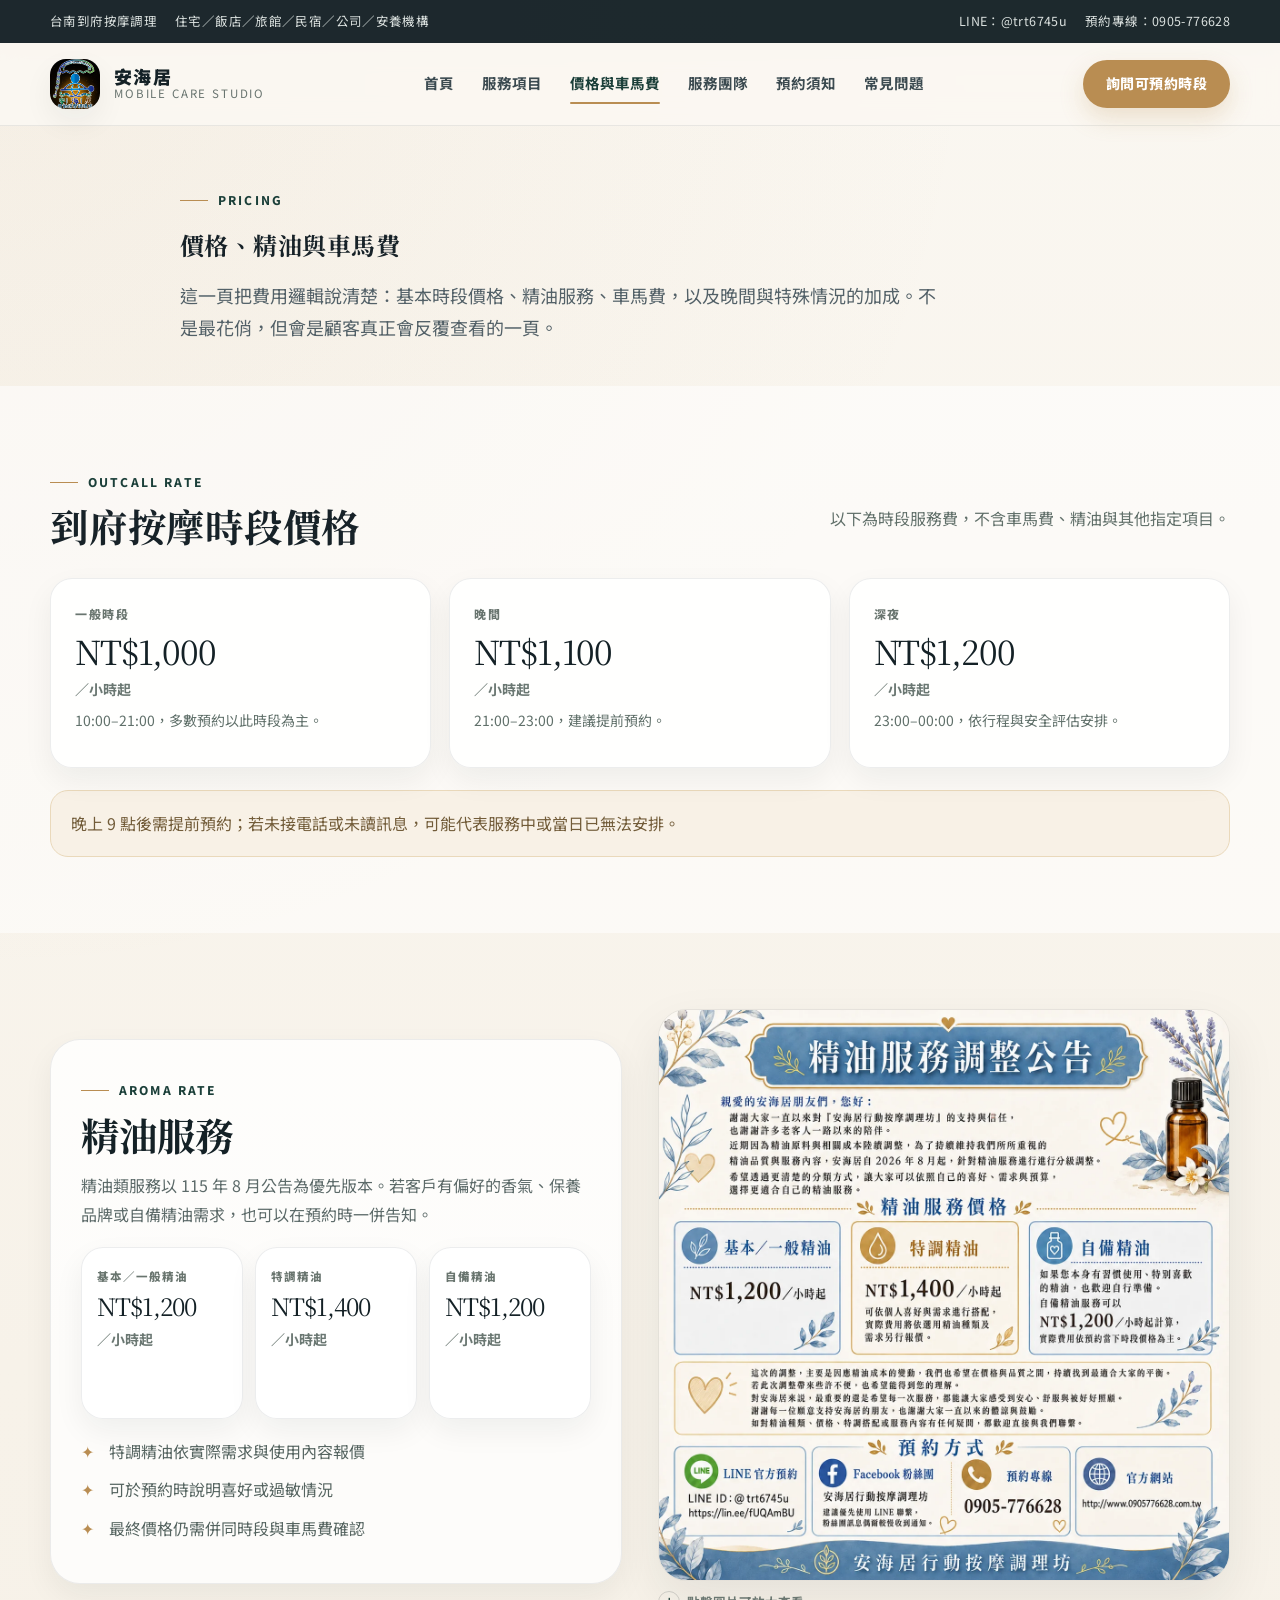
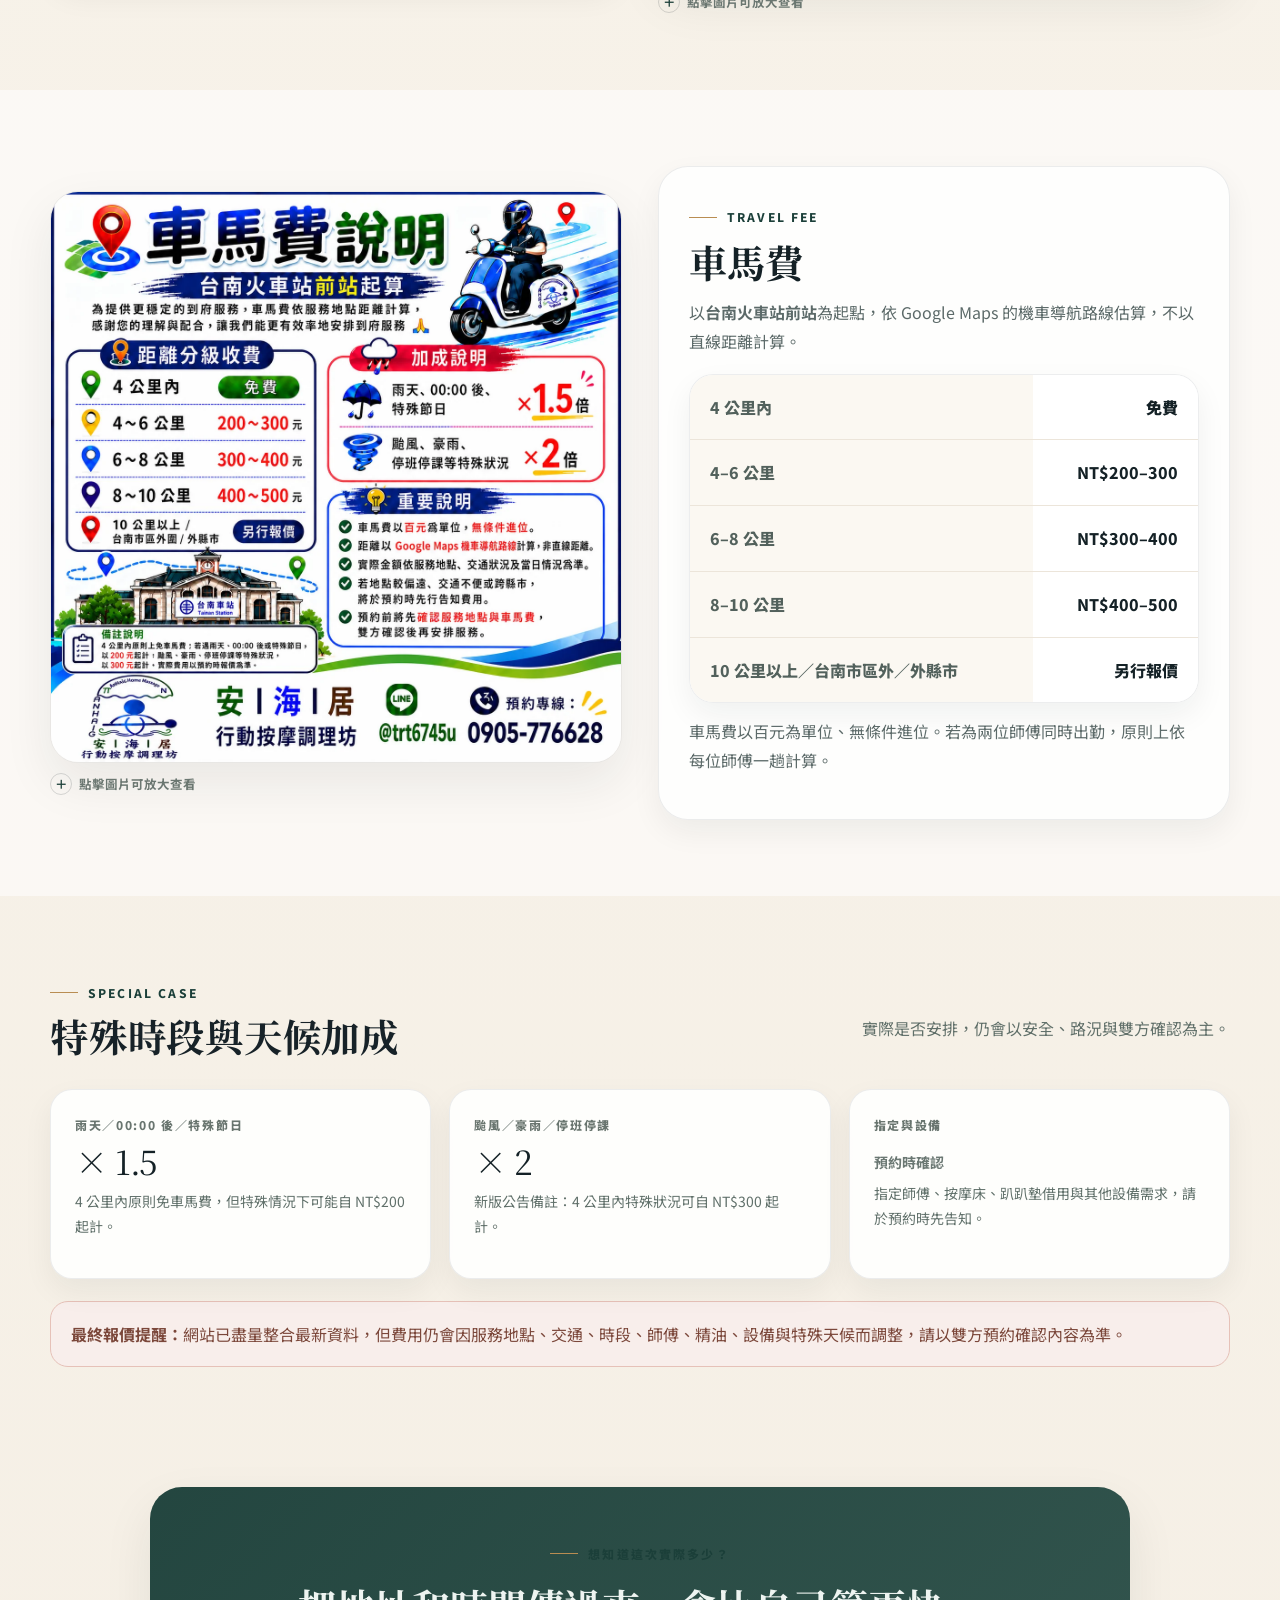
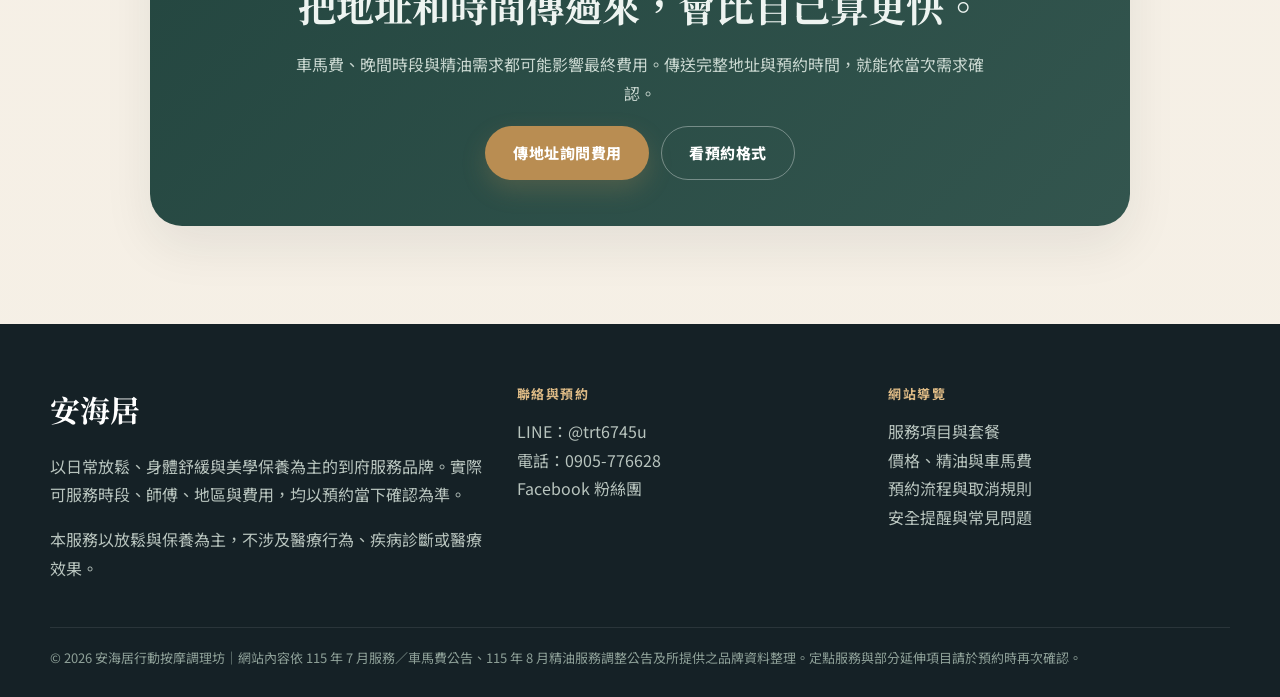
<file: pricing.html>
<!doctype html><html lang="zh-Hant"><head><meta charset="utf-8"><meta name="viewport" content="width=device-width,initial-scale=1"><meta name="theme-color" content="#17312d"><link rel="preconnect" href="https://fonts.googleapis.com"><link rel="preconnect" href="https://fonts.gstatic.com" crossorigin><link href="https://fonts.googleapis.com/css2?family=Noto+Sans+TC:wght@400;500;700;800;900&family=Noto+Serif+TC:wght@500;700;900&display=swap" rel="stylesheet"><link rel="icon" href="assets/images/brand.webp" type="image/webp"><link rel="stylesheet" href="assets/style.css"><title>價格、精油與車馬費｜安海居行動按摩調理坊</title><meta name="description" content="安海居到府按摩時段價格、精油服務價格、車馬費與特殊情況加成說明。"><meta property="og:title" content="價格、精油與車馬費｜安海居行動按摩調理坊"><meta property="og:description" content="安海居到府按摩時段價格、精油服務價格、車馬費與特殊情況加成說明。"><meta property="og:type" content="website"></head><body><div class="topbar"><div class="container"><div class="meta"><span>台南到府按摩調理</span><span>住宅／飯店／旅館／民宿／公司／安養機構</span></div><div class="meta"><span>LINE：@trt6745u</span><span>預約專線：0905-776628</span></div></div></div><nav class="nav"><div class="container navin"><a class="brand" href="index.html"><img class="brand-mark" src="assets/images/brand.webp" alt="安海居標誌"><div class="brand-text"><strong>安海居</strong><span>Mobile Care Studio</span></div></a><button class="menu" aria-label="開啟選單">☰</button><div class="links"><a href="index.html">首頁</a><a href="services.html">服務項目</a><a href="pricing.html">價格與車馬費</a><a href="team.html">服務團隊</a><a href="booking.html">預約須知</a><a href="faq.html">常見問題</a></div><a class="btn btn-accent" href="https://lin.ee/fUQAmBU" target="_blank" rel="noopener">詢問可預約時段</a></div></nav><main>
<section class="page-hero"><div class="small-container"><span class="eyebrow">Pricing</span><h1>價格、精油與車馬費</h1><p class="lead">這一頁把費用邏輯說清楚：基本時段價格、精油服務、車馬費，以及晚間與特殊情況的加成。不是最花俏，但會是顧客真正會反覆查看的一頁。</p></div></section>

<section class="section soft"><div class="container"><div class="section-head"><div><span class="eyebrow">Outcall Rate</span><h2 class="section-title">到府按摩時段價格</h2></div><p class="section-desc">以下為時段服務費，不含車馬費、精油與其他指定項目。</p></div><div class="grid grid-3"><div class="card price-box"><span class="price-label">一般時段</span><div class="price-value">NT$1,000 <small>／小時起</small></div><p>10:00–21:00，多數預約以此時段為主。</p></div><div class="card price-box"><span class="price-label">晚間</span><div class="price-value">NT$1,100 <small>／小時起</small></div><p>21:00–23:00，建議提前預約。</p></div><div class="card price-box"><span class="price-label">深夜</span><div class="price-value">NT$1,200 <small>／小時起</small></div><p>23:00–00:00，依行程與安全評估安排。</p></div></div><div class="editorial-note" style="margin-top:22px">晚上 9 點後需提前預約；若未接電話或未讀訊息，可能代表服務中或當日已無法安排。</div></div></section>

<section class="section"><div class="container split"><div class="panel"><span class="eyebrow">Aroma Rate</span><h2>精油服務</h2><p>精油類服務以 115 年 8 月公告為優先版本。若客戶有偏好的香氣、保養品牌或自備精油需求，也可以在預約時一併告知。</p><div class="grid grid-3" style="margin-top:18px"><div class="card price-box"><span class="price-label">基本／一般精油</span><div class="price-value">NT$1,200 <small>／小時起</small></div></div><div class="card price-box"><span class="price-label">特調精油</span><div class="price-value">NT$1,400 <small>／小時起</small></div></div><div class="card price-box"><span class="price-label">自備精油</span><div class="price-value">NT$1,200 <small>／小時起</small></div></div></div><ul class="list-check"><li>特調精油依實際需求與使用內容報價</li><li>可於預約時說明喜好或過敏情況</li><li>最終價格仍需併同時段與車馬費確認</li></ul></div><div class="image-panel"><img src="assets/images/oil-update.webp" alt="115年8月精油服務調整公告"></div></div></section>

<section class="section soft"><div class="container split"><div class="image-panel"><img src="assets/images/travel-fee.webp" alt="安海居車馬費說明圖"></div><div class="panel"><span class="eyebrow">Travel Fee</span><h2>車馬費</h2><p>以<strong>台南火車站前站</strong>為起點，依 Google Maps 的機車導航路線估算，不以直線距離計算。</p><div class="fee-list" style="margin-top:18px">
  <div class="fee-row"><div class="fee-distance">4 公里內</div><div class="fee-price"><strong>免費</strong></div></div>
  <div class="fee-row"><div class="fee-distance">4–6 公里</div><div class="fee-price">NT$200–300</div></div>
  <div class="fee-row"><div class="fee-distance">6–8 公里</div><div class="fee-price">NT$300–400</div></div>
  <div class="fee-row"><div class="fee-distance">8–10 公里</div><div class="fee-price">NT$400–500</div></div>
  <div class="fee-row"><div class="fee-distance">10 公里以上／台南市區外／外縣市</div><div class="fee-price">另行報價</div></div>
</div><p style="margin-top:14px">車馬費以百元為單位、無條件進位。若為兩位師傅同時出勤，原則上依每位師傅一趟計算。</p></div></div></section>

<section class="section"><div class="container"><div class="section-head"><div><span class="eyebrow">Special Case</span><h2 class="section-title">特殊時段與天候加成</h2></div><p class="section-desc">實際是否安排，仍會以安全、路況與雙方確認為主。</p></div><div class="grid grid-3"><div class="card price-box"><span class="price-label">雨天／00:00 後／特殊節日</span><div class="price-value">× 1.5</div><p>4 公里內原則免車馬費，但特殊情況下可能自 NT$200 起計。</p></div><div class="card price-box"><span class="price-label">颱風／豪雨／停班停課</span><div class="price-value">× 2</div><p>新版公告備註：4 公里內特殊狀況可自 NT$300 起計。</p></div><div class="card price-box"><span class="price-label">指定與設備</span><div class="price-value"><small>預約時確認</small></div><p>指定師傅、按摩床、趴趴墊借用與其他設備需求，請於預約時先告知。</p></div></div><div class="editorial-note warning" style="margin-top:22px"><strong>最終報價提醒：</strong>網站已盡量整合最新資料，但費用仍會因服務地點、交通、時段、師傅、精油、設備與特殊天候而調整，請以雙方預約確認內容為準。</div></div></section>
<section class="section conversion-final"><div class="container"><div class="cta-band final-cta"><span class="eyebrow">想知道這次實際多少？</span><h2>把地址和時間傳過來，會比自己算更快。</h2><p>車馬費、晚間時段與精油需求都可能影響最終費用。傳送完整地址與預約時間，就能依當次需求確認。</p><div class="btn-row"><a class="btn btn-accent btn-lg" href="https://lin.ee/fUQAmBU" target="_blank" rel="noopener">傳地址詢問費用</a><a class="btn btn-outline btn-lg light-outline" href="booking.html">看預約格式</a></div></div></div></section></main><footer class="footer"><div class="container footer-grid"><div><h3>安海居</h3><p>以日常放鬆、身體舒緩與美學保養為主的到府服務品牌。實際可服務時段、師傅、地區與費用，均以預約當下確認為準。</p><p style="margin-top:14px">本服務以放鬆與保養為主，不涉及醫療行為、疾病診斷或醫療效果。</p></div><div><h4>聯絡與預約</h4><ul><li><a href="https://lin.ee/fUQAmBU" target="_blank" rel="noopener">LINE：@trt6745u</a></li><li><a href="tel:0905776628">電話：0905-776628</a></li><li><a href="https://www.facebook.com/AnHaiGTWTN" target="_blank" rel="noopener">Facebook 粉絲團</a></li></ul></div><div><h4>網站導覽</h4><ul><li><a href="services.html">服務項目與套餐</a></li><li><a href="pricing.html">價格、精油與車馬費</a></li><li><a href="booking.html">預約流程與取消規則</a></li><li><a href="faq.html">安全提醒與常見問題</a></li></ul></div></div><div class="container footer-bottom">© 2026 安海居行動按摩調理坊｜網站內容依 115 年 7 月服務／車馬費公告、115 年 8 月精油服務調整公告及所提供之品牌資料整理。定點服務與部分延伸項目請於預約時再次確認。</div></footer><div class="sticky-cta"><a class="line" href="https://lin.ee/fUQAmBU" target="_blank" rel="noopener">詢問可預約時段</a><a class="call" href="tel:0905776628">撥打電話</a></div><script src="assets/main.js"></script></body></html>
</file>
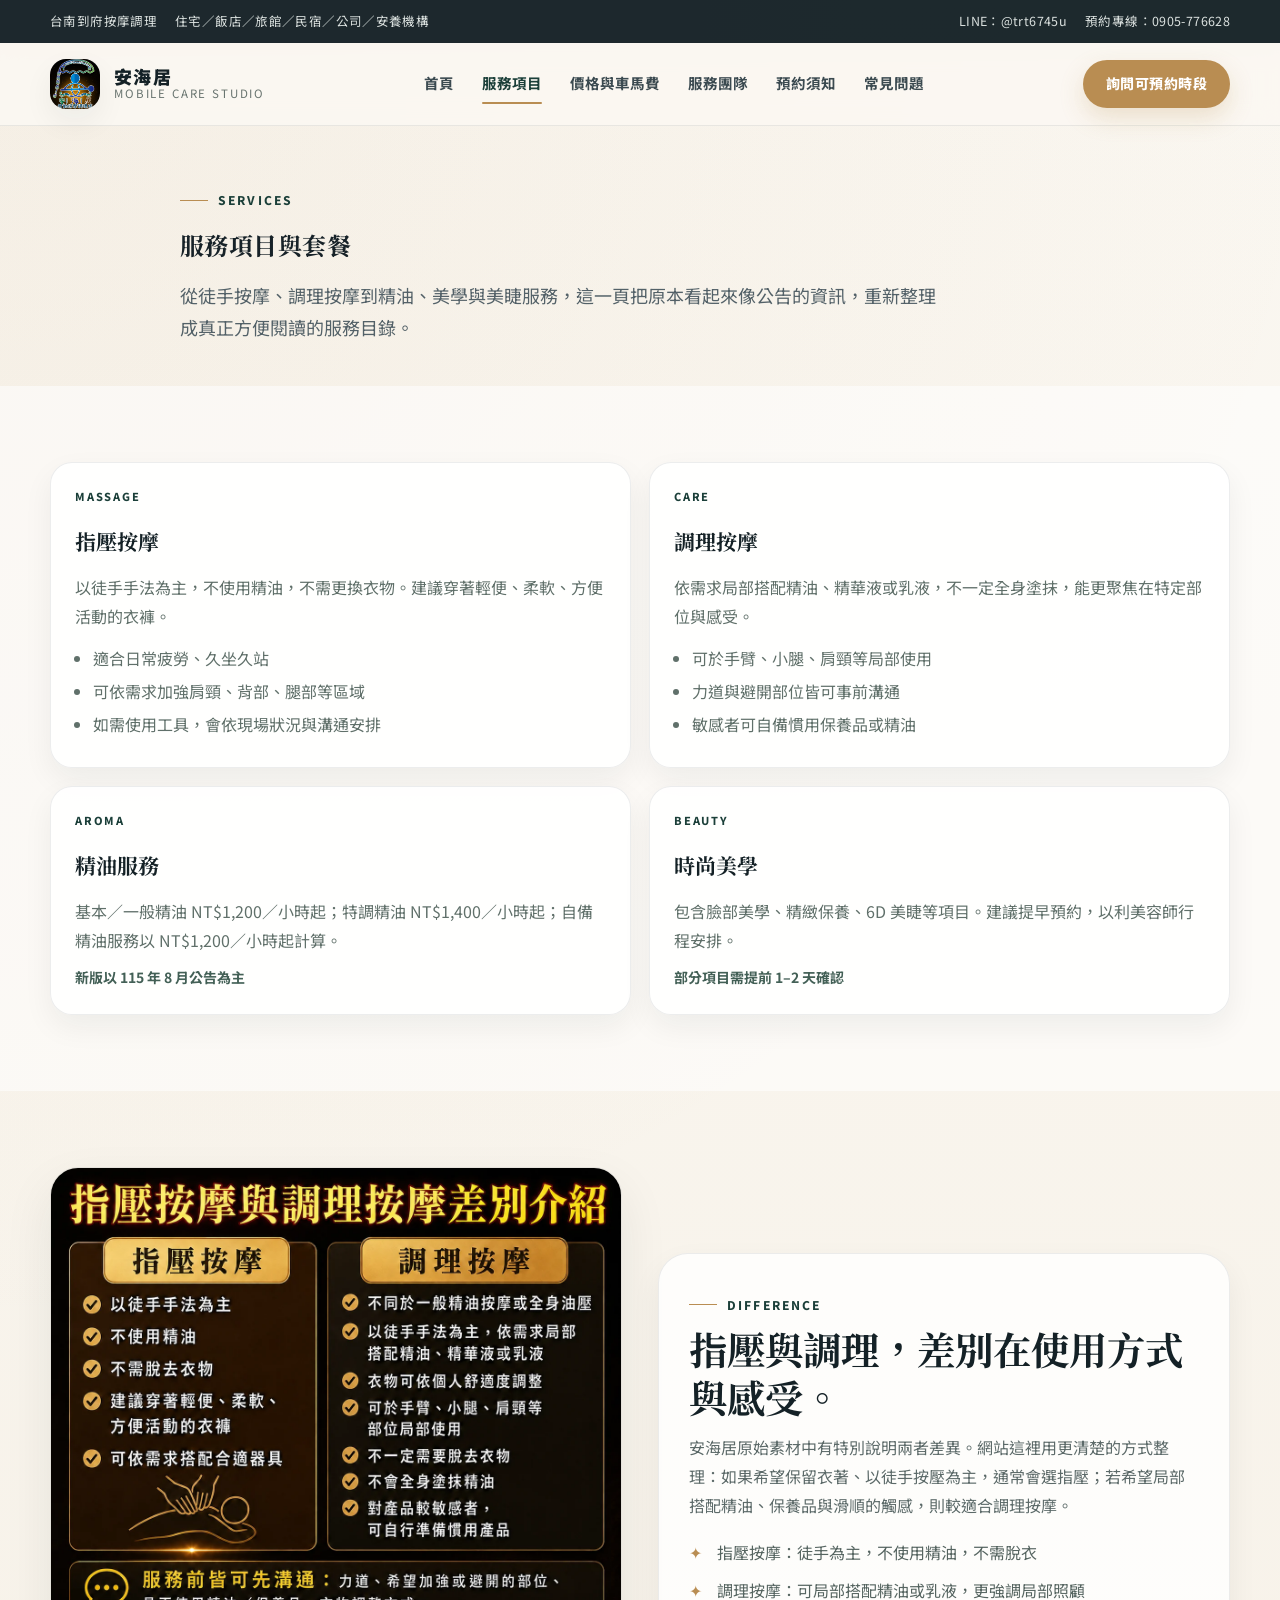
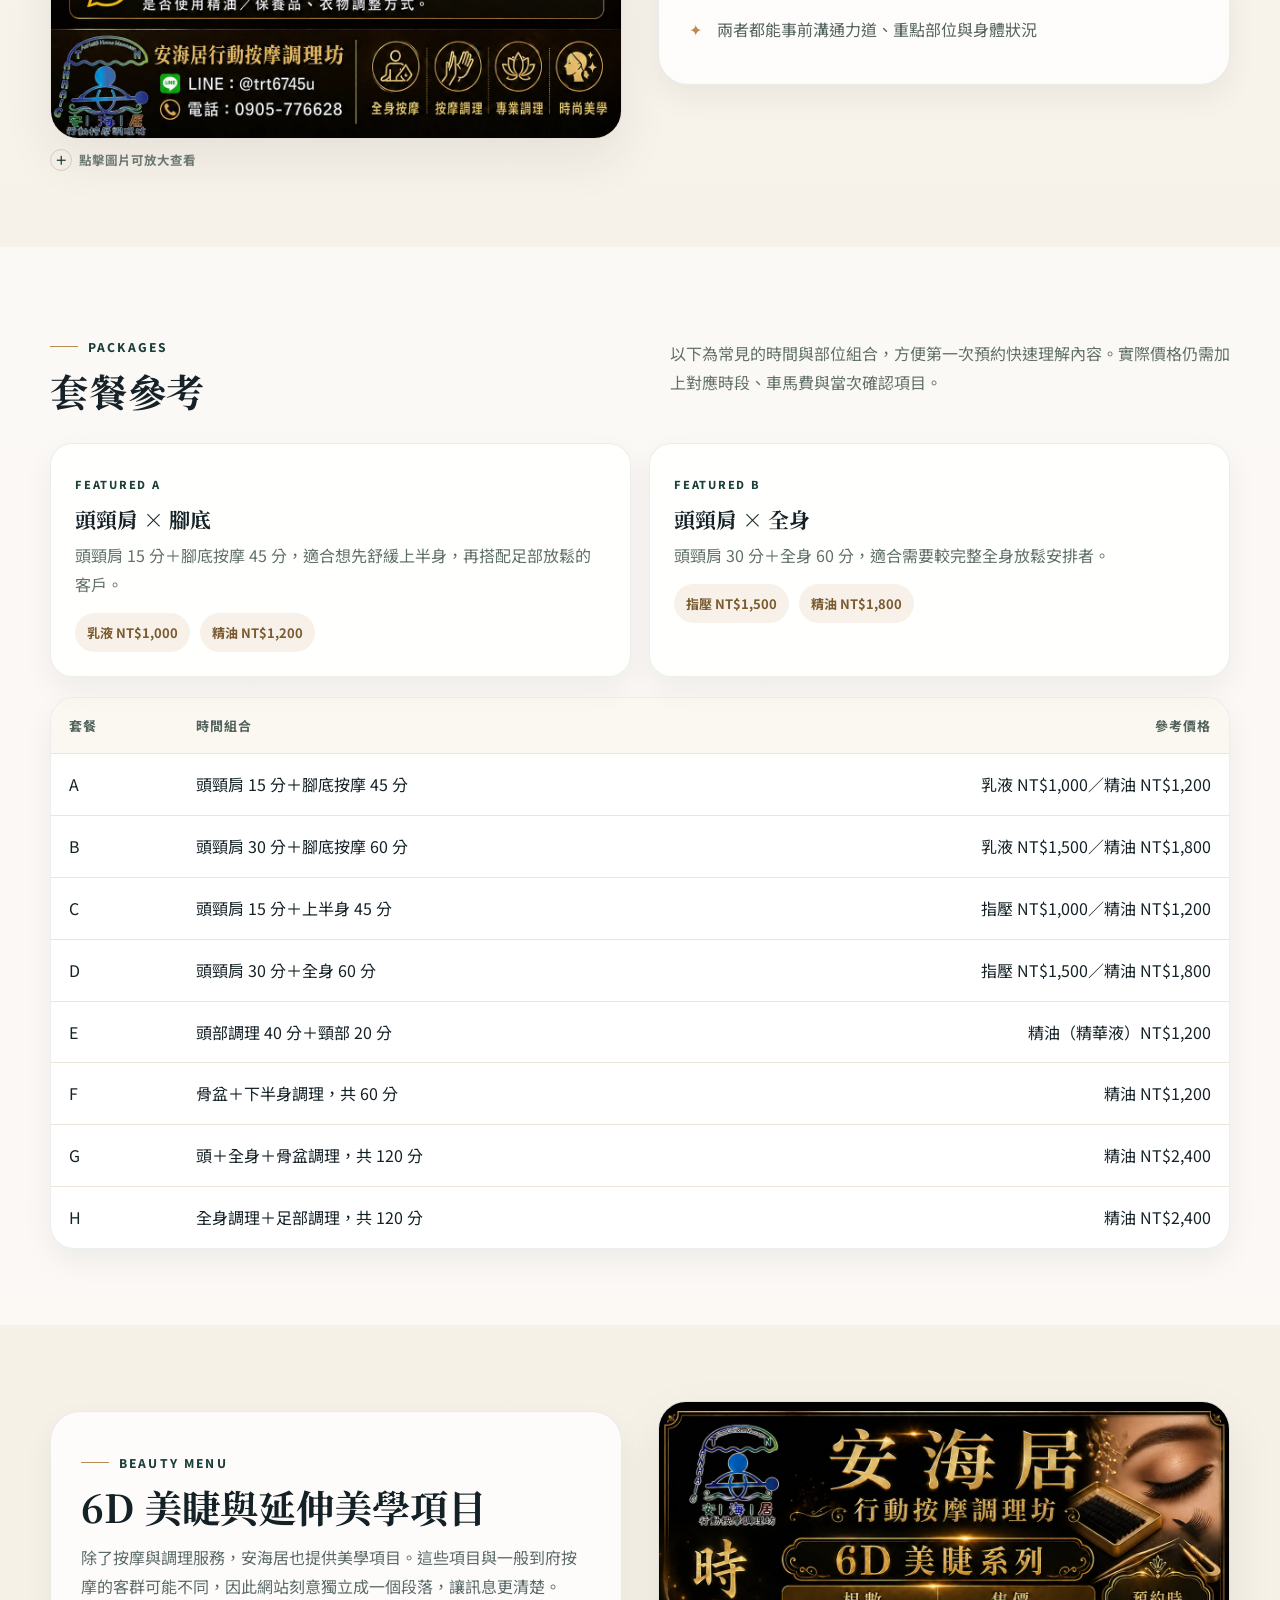
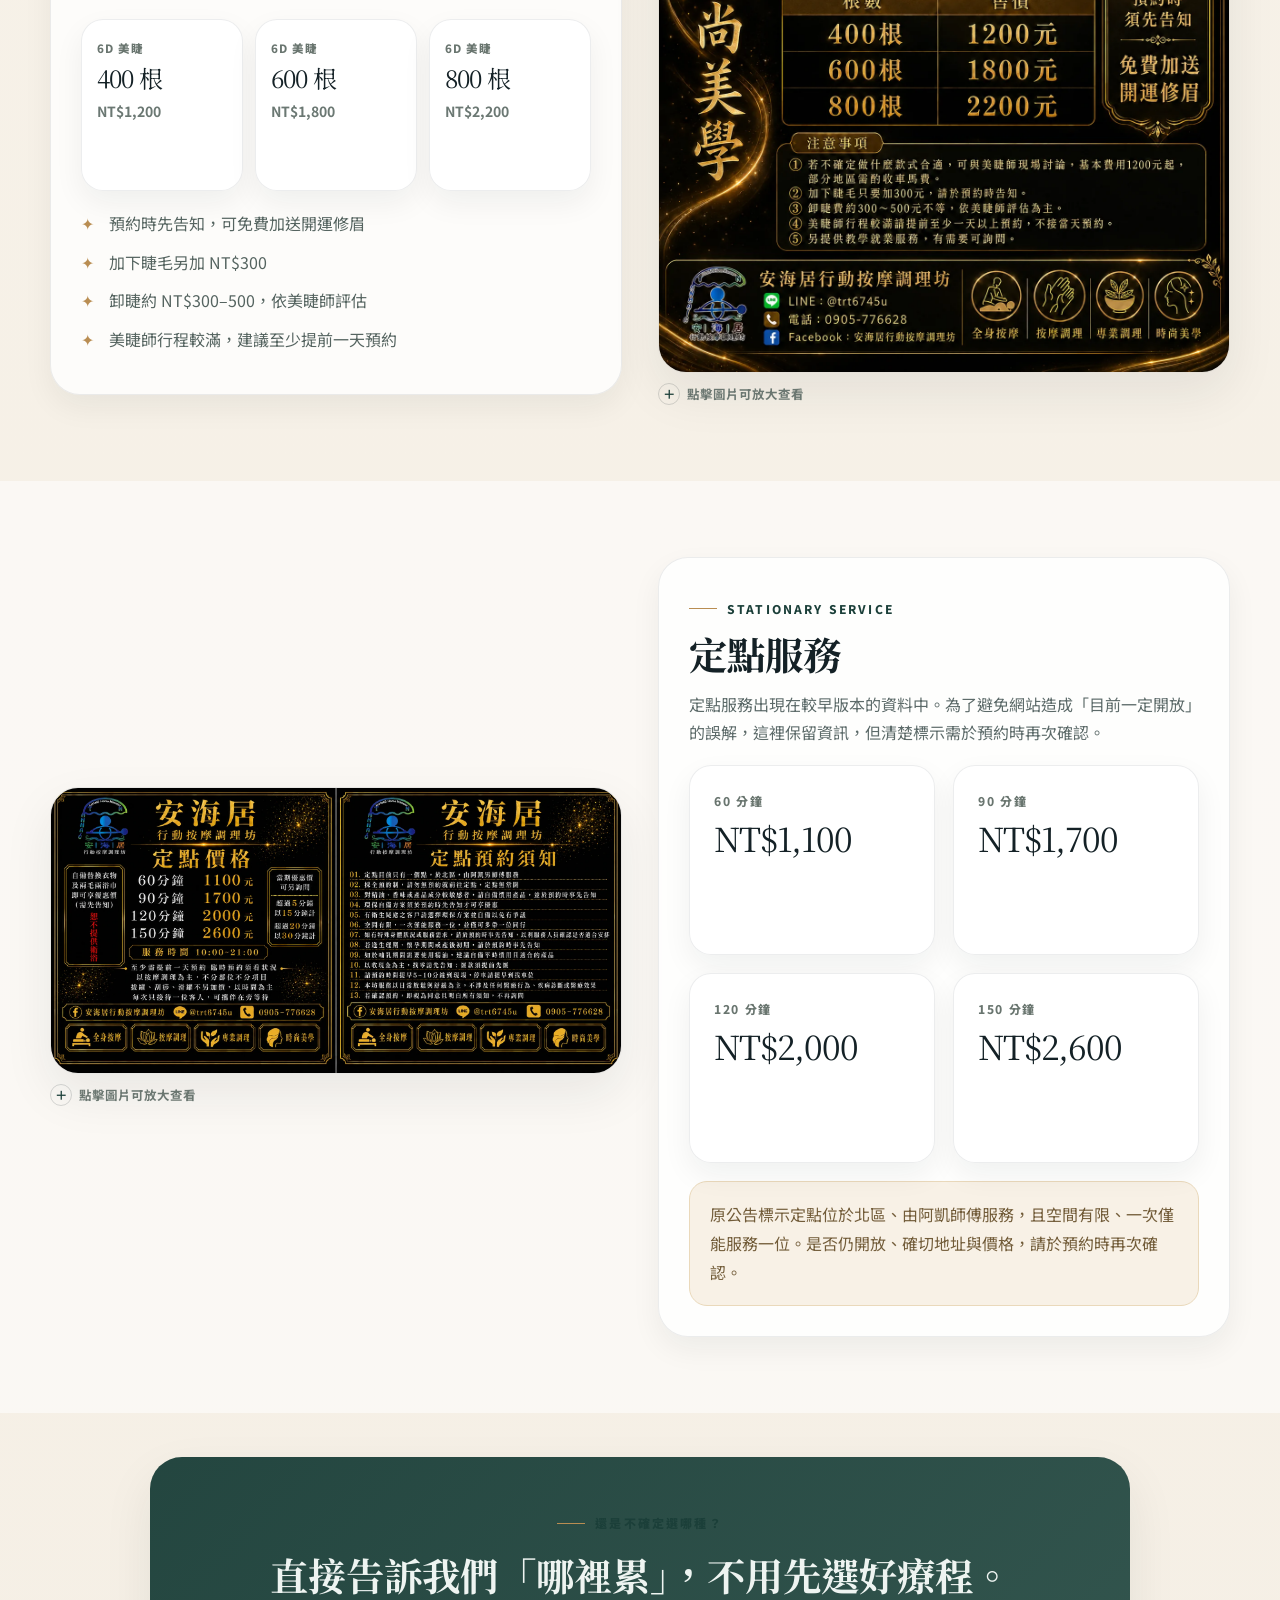
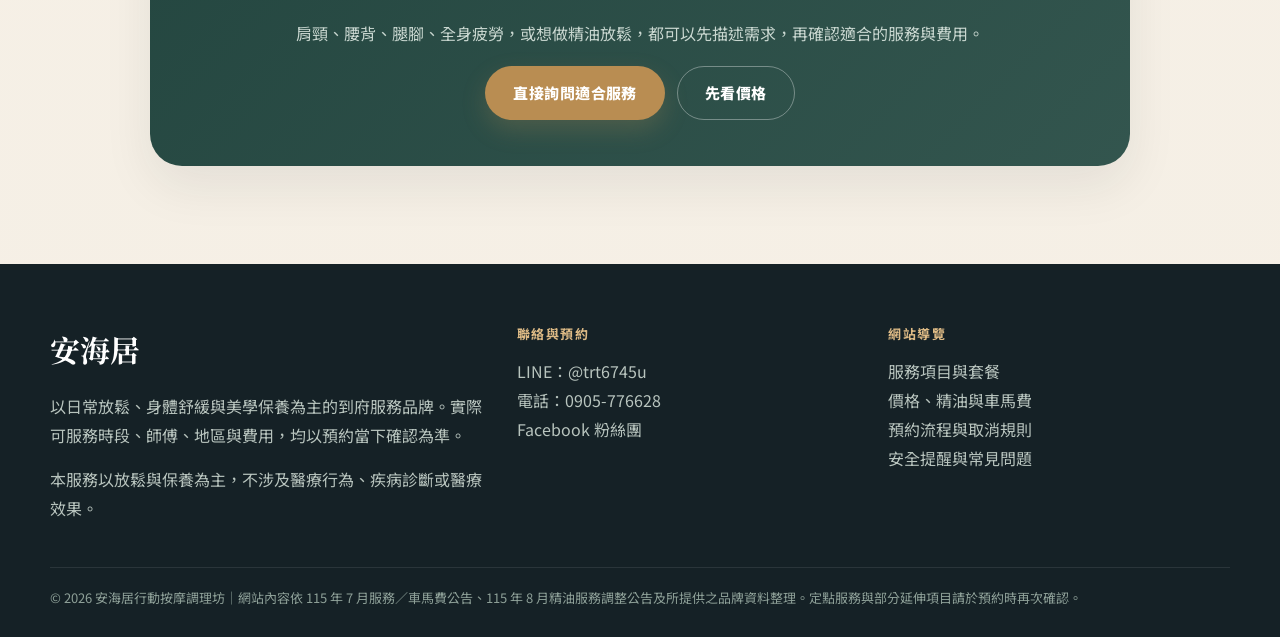
<file: services.html>
<!doctype html><html lang="zh-Hant"><head><meta charset="utf-8"><meta name="viewport" content="width=device-width,initial-scale=1"><meta name="theme-color" content="#17312d"><link rel="preconnect" href="https://fonts.googleapis.com"><link rel="preconnect" href="https://fonts.gstatic.com" crossorigin><link href="https://fonts.googleapis.com/css2?family=Noto+Sans+TC:wght@400;500;700;800;900&family=Noto+Serif+TC:wght@500;700;900&display=swap" rel="stylesheet"><link rel="icon" href="assets/images/brand.webp" type="image/webp"><link rel="stylesheet" href="assets/style.css"><title>服務項目與套餐｜安海居行動按摩調理坊</title><meta name="description" content="安海居指壓按摩、調理按摩、精油、服務套餐、6D 美睫與定點服務資訊。"><meta property="og:title" content="服務項目與套餐｜安海居行動按摩調理坊"><meta property="og:description" content="安海居指壓按摩、調理按摩、精油、服務套餐、6D 美睫與定點服務資訊。"><meta property="og:type" content="website"></head><body><div class="topbar"><div class="container"><div class="meta"><span>台南到府按摩調理</span><span>住宅／飯店／旅館／民宿／公司／安養機構</span></div><div class="meta"><span>LINE：@trt6745u</span><span>預約專線：0905-776628</span></div></div></div><nav class="nav"><div class="container navin"><a class="brand" href="index.html"><img class="brand-mark" src="assets/images/brand.webp" alt="安海居標誌"><div class="brand-text"><strong>安海居</strong><span>Mobile Care Studio</span></div></a><button class="menu" aria-label="開啟選單">☰</button><div class="links"><a href="index.html">首頁</a><a href="services.html">服務項目</a><a href="pricing.html">價格與車馬費</a><a href="team.html">服務團隊</a><a href="booking.html">預約須知</a><a href="faq.html">常見問題</a></div><a class="btn btn-accent" href="https://lin.ee/fUQAmBU" target="_blank" rel="noopener">詢問可預約時段</a></div></nav><main>
<section class="page-hero"><div class="small-container"><span class="eyebrow">Services</span><h1>服務項目與套餐</h1><p class="lead">從徒手按摩、調理按摩到精油、美學與美睫服務，這一頁把原本看起來像公告的資訊，重新整理成真正方便閱讀的服務目錄。</p></div></section>

<section class="section soft"><div class="container"><div class="grid grid-2"><article class="card service-card"><span class="overline">Massage</span><h3>指壓按摩</h3><p>以徒手手法為主，不使用精油，不需更換衣物。建議穿著輕便、柔軟、方便活動的衣褲。</p><ul><li>適合日常疲勞、久坐久站</li><li>可依需求加強肩頸、背部、腿部等區域</li><li>如需使用工具，會依現場狀況與溝通安排</li></ul></article><article class="card service-card"><span class="overline">Care</span><h3>調理按摩</h3><p>依需求局部搭配精油、精華液或乳液，不一定全身塗抹，能更聚焦在特定部位與感受。</p><ul><li>可於手臂、小腿、肩頸等局部使用</li><li>力道與避開部位皆可事前溝通</li><li>敏感者可自備慣用保養品或精油</li></ul></article><article class="card service-card"><span class="overline">Aroma</span><h3>精油服務</h3><p>基本／一般精油 NT$1,200／小時起；特調精油 NT$1,400／小時起；自備精油服務以 NT$1,200／小時起計算。</p><div class="foot">新版以 115 年 8 月公告為主</div></article><article class="card service-card"><span class="overline">Beauty</span><h3>時尚美學</h3><p>包含臉部美學、精緻保養、6D 美睫等項目。建議提早預約，以利美容師行程安排。</p><div class="foot">部分項目需提前 1–2 天確認</div></article></div></div></section>

<section class="section"><div class="container split"><div class="image-panel"><img src="assets/images/massage-diff.webp" alt="指壓按摩與調理按摩差別介紹"></div><div class="panel"><span class="eyebrow">Difference</span><h2>指壓與調理，差別在使用方式與感受。</h2><p>安海居原始素材中有特別說明兩者差異。網站這裡用更清楚的方式整理：如果希望保留衣著、以徒手按壓為主，通常會選指壓；若希望局部搭配精油、保養品與滑順的觸感，則較適合調理按摩。</p><ul class="list-check"><li>指壓按摩：徒手為主，不使用精油，不需脫衣</li><li>調理按摩：可局部搭配精油或乳液，更強調局部照顧</li><li>兩者都能事前溝通力道、重點部位與身體狀況</li></ul></div></div></section>

<section class="section soft"><div class="container"><div class="section-head"><div><span class="eyebrow">Packages</span><h2 class="section-title">套餐參考</h2></div><p class="section-desc">以下為常見的時間與部位組合，方便第一次預約快速理解內容。實際價格仍需加上對應時段、車馬費與當次確認項目。</p></div><div class="grid grid-2"><article class="card"><span class="overline">Featured A</span><h3>頭頸肩 × 腳底</h3><p>頭頸肩 15 分＋腳底按摩 45 分，適合想先舒緩上半身，再搭配足部放鬆的客戶。</p><div class="chips"><span class="chip">乳液 NT$1,000</span><span class="chip">精油 NT$1,200</span></div></article><article class="card"><span class="overline">Featured B</span><h3>頭頸肩 × 全身</h3><p>頭頸肩 30 分＋全身 60 分，適合需要較完整全身放鬆安排者。</p><div class="chips"><span class="chip">指壓 NT$1,500</span><span class="chip">精油 NT$1,800</span></div></article></div><div class="table-wrap" style="margin-top:20px"><table class="table"><thead><tr><th>套餐</th><th>時間組合</th><th>參考價格</th></tr></thead><tbody><tr><td>A</td><td>頭頸肩 15 分＋腳底按摩 45 分</td><td>乳液 NT$1,000／精油 NT$1,200</td></tr><tr><td>B</td><td>頭頸肩 30 分＋腳底按摩 60 分</td><td>乳液 NT$1,500／精油 NT$1,800</td></tr><tr><td>C</td><td>頭頸肩 15 分＋上半身 45 分</td><td>指壓 NT$1,000／精油 NT$1,200</td></tr><tr><td>D</td><td>頭頸肩 30 分＋全身 60 分</td><td>指壓 NT$1,500／精油 NT$1,800</td></tr><tr><td>E</td><td>頭部調理 40 分＋頸部 20 分</td><td>精油（精華液）NT$1,200</td></tr><tr><td>F</td><td>骨盆＋下半身調理，共 60 分</td><td>精油 NT$1,200</td></tr><tr><td>G</td><td>頭＋全身＋骨盆調理，共 120 分</td><td>精油 NT$2,400</td></tr><tr><td>H</td><td>全身調理＋足部調理，共 120 分</td><td>精油 NT$2,400</td></tr></tbody></table></div></div></section>

<section class="section"><div class="container split"><div class="panel"><span class="eyebrow">Beauty Menu</span><h2>6D 美睫與延伸美學項目</h2><p>除了按摩與調理服務，安海居也提供美學項目。這些項目與一般到府按摩的客群可能不同，因此網站刻意獨立成一個段落，讓訊息更清楚。</p><div class="grid grid-3" style="margin-top:18px"><div class="card price-box"><span class="price-label">6D 美睫</span><div class="price-value">400 根 <small>NT$1,200</small></div></div><div class="card price-box"><span class="price-label">6D 美睫</span><div class="price-value">600 根 <small>NT$1,800</small></div></div><div class="card price-box"><span class="price-label">6D 美睫</span><div class="price-value">800 根 <small>NT$2,200</small></div></div></div><ul class="list-check"><li>預約時先告知，可免費加送開運修眉</li><li>加下睫毛另加 NT$300</li><li>卸睫約 NT$300–500，依美睫師評估</li><li>美睫師行程較滿，建議至少提前一天預約</li></ul></div><div class="image-panel"><img src="assets/images/lashes.webp" alt="6D美睫系列價格"></div></div></section>

<section class="section soft"><div class="container split"><div class="image-panel"><img src="assets/images/stationary.webp" alt="定點價格及預約須知"></div><div class="panel"><span class="eyebrow">Stationary Service</span><h2>定點服務</h2><p>定點服務出現在較早版本的資料中。為了避免網站造成「目前一定開放」的誤解，這裡保留資訊，但清楚標示需於預約時再次確認。</p><div class="grid grid-2" style="margin-top:18px"><div class="card price-box"><span class="price-label">60 分鐘</span><div class="price-value">NT$1,100</div></div><div class="card price-box"><span class="price-label">90 分鐘</span><div class="price-value">NT$1,700</div></div><div class="card price-box"><span class="price-label">120 分鐘</span><div class="price-value">NT$2,000</div></div><div class="card price-box"><span class="price-label">150 分鐘</span><div class="price-value">NT$2,600</div></div></div><div class="editorial-note" style="margin-top:18px">原公告標示定點位於北區、由阿凱師傅服務，且空間有限、一次僅能服務一位。是否仍開放、確切地址與價格，請於預約時再次確認。</div></div></div></section>
<section class="section conversion-final"><div class="container"><div class="cta-band final-cta"><span class="eyebrow">還是不確定選哪種？</span><h2>直接告訴我們「哪裡累」，不用先選好療程。</h2><p>肩頸、腰背、腿腳、全身疲勞，或想做精油放鬆，都可以先描述需求，再確認適合的服務與費用。</p><div class="btn-row"><a class="btn btn-accent btn-lg" href="https://lin.ee/fUQAmBU" target="_blank" rel="noopener">直接詢問適合服務</a><a class="btn btn-outline btn-lg light-outline" href="pricing.html">先看價格</a></div></div></div></section></main><footer class="footer"><div class="container footer-grid"><div><h3>安海居</h3><p>以日常放鬆、身體舒緩與美學保養為主的到府服務品牌。實際可服務時段、師傅、地區與費用，均以預約當下確認為準。</p><p style="margin-top:14px">本服務以放鬆與保養為主，不涉及醫療行為、疾病診斷或醫療效果。</p></div><div><h4>聯絡與預約</h4><ul><li><a href="https://lin.ee/fUQAmBU" target="_blank" rel="noopener">LINE：@trt6745u</a></li><li><a href="tel:0905776628">電話：0905-776628</a></li><li><a href="https://www.facebook.com/AnHaiGTWTN" target="_blank" rel="noopener">Facebook 粉絲團</a></li></ul></div><div><h4>網站導覽</h4><ul><li><a href="services.html">服務項目與套餐</a></li><li><a href="pricing.html">價格、精油與車馬費</a></li><li><a href="booking.html">預約流程與取消規則</a></li><li><a href="faq.html">安全提醒與常見問題</a></li></ul></div></div><div class="container footer-bottom">© 2026 安海居行動按摩調理坊｜網站內容依 115 年 7 月服務／車馬費公告、115 年 8 月精油服務調整公告及所提供之品牌資料整理。定點服務與部分延伸項目請於預約時再次確認。</div></footer><div class="sticky-cta"><a class="line" href="https://lin.ee/fUQAmBU" target="_blank" rel="noopener">詢問可預約時段</a><a class="call" href="tel:0905776628">撥打電話</a></div><script src="assets/main.js"></script></body></html>
</file>
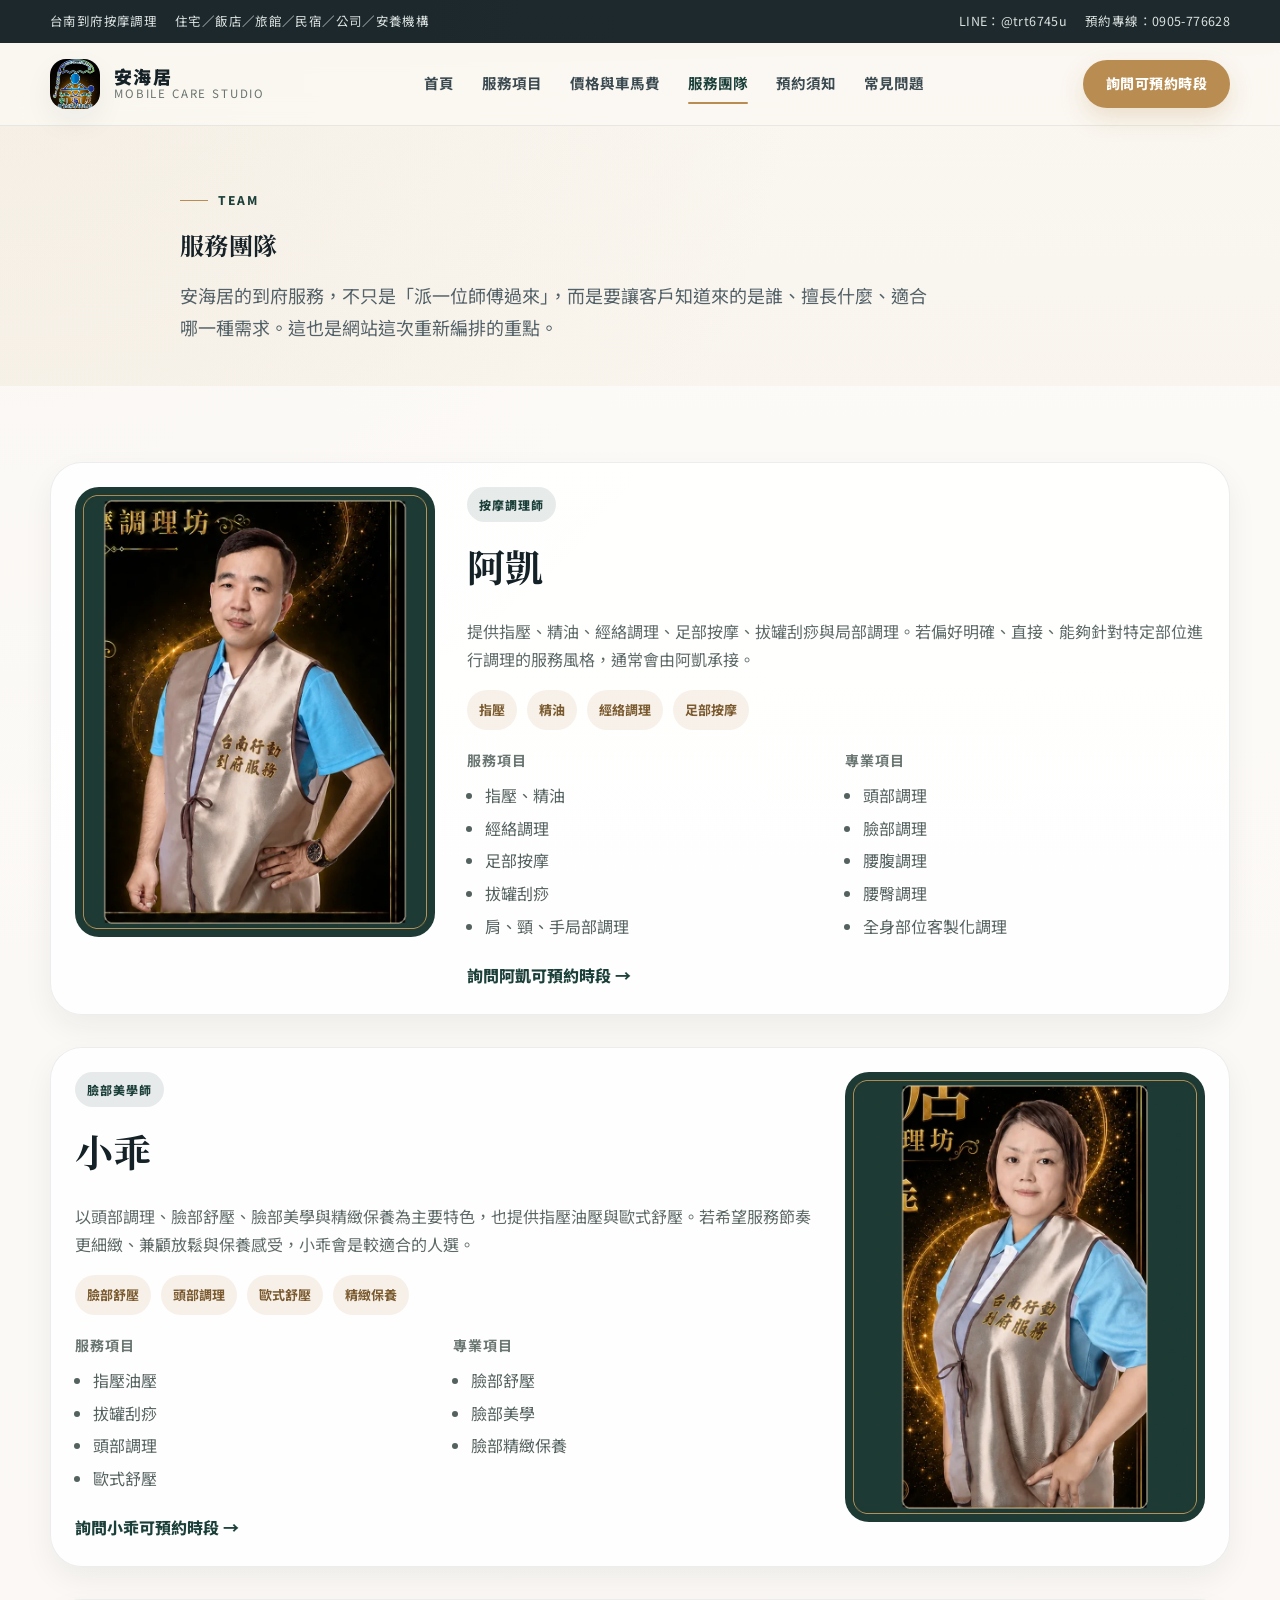
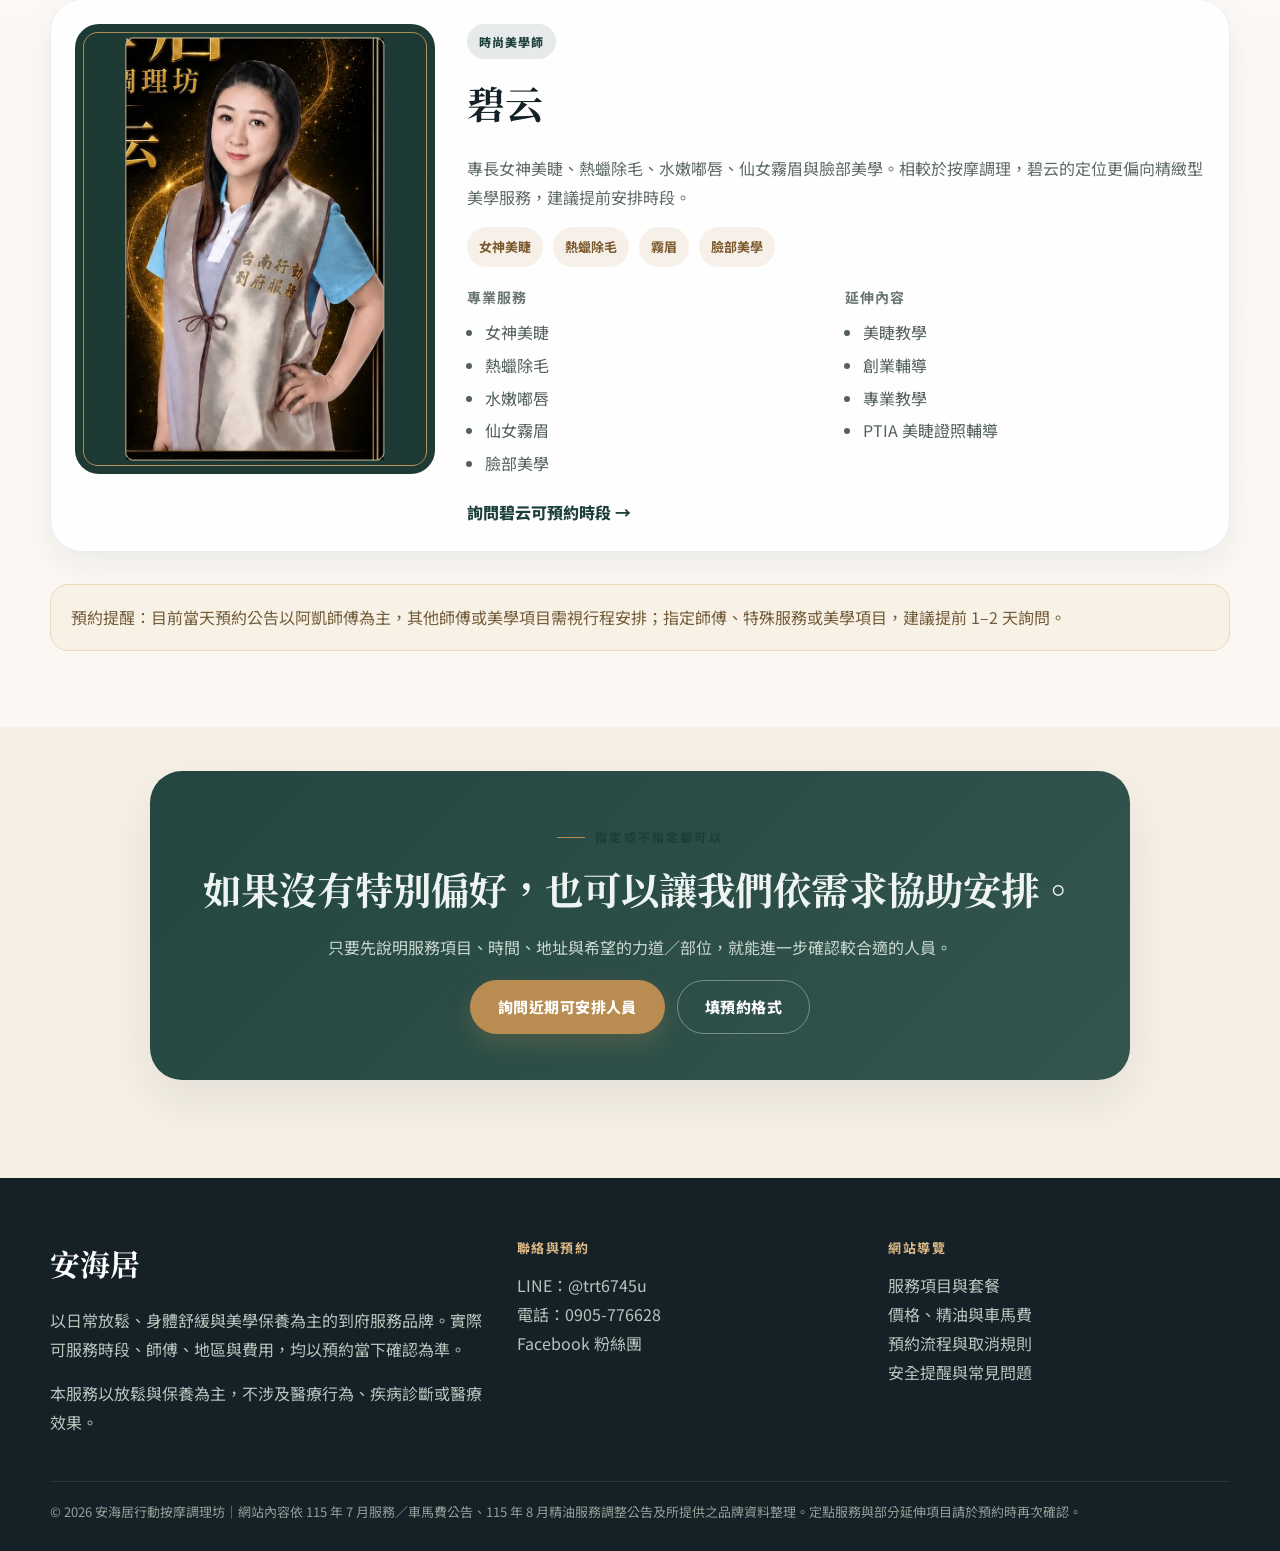
<file: team.html>
<!doctype html><html lang="zh-Hant"><head><meta charset="utf-8"><meta name="viewport" content="width=device-width,initial-scale=1"><meta name="theme-color" content="#17312d"><link rel="preconnect" href="https://fonts.googleapis.com"><link rel="preconnect" href="https://fonts.gstatic.com" crossorigin><link href="https://fonts.googleapis.com/css2?family=Noto+Sans+TC:wght@400;500;700;800;900&family=Noto+Serif+TC:wght@500;700;900&display=swap" rel="stylesheet"><link rel="icon" href="assets/images/brand.webp" type="image/webp"><link rel="stylesheet" href="assets/style.css"><title>服務團隊｜安海居行動按摩調理坊</title><meta name="description" content="認識安海居按摩調理師阿凱、臉部美學師小乖與時尚美學師碧云。"><meta property="og:title" content="服務團隊｜安海居行動按摩調理坊"><meta property="og:description" content="認識安海居按摩調理師阿凱、臉部美學師小乖與時尚美學師碧云。"><meta property="og:type" content="website"></head><body><div class="topbar"><div class="container"><div class="meta"><span>台南到府按摩調理</span><span>住宅／飯店／旅館／民宿／公司／安養機構</span></div><div class="meta"><span>LINE：@trt6745u</span><span>預約專線：0905-776628</span></div></div></div><nav class="nav"><div class="container navin"><a class="brand" href="index.html"><img class="brand-mark" src="assets/images/brand.webp" alt="安海居標誌"><div class="brand-text"><strong>安海居</strong><span>Mobile Care Studio</span></div></a><button class="menu" aria-label="開啟選單">☰</button><div class="links"><a href="index.html">首頁</a><a href="services.html">服務項目</a><a href="pricing.html">價格與車馬費</a><a href="team.html">服務團隊</a><a href="booking.html">預約須知</a><a href="faq.html">常見問題</a></div><a class="btn btn-accent" href="https://lin.ee/fUQAmBU" target="_blank" rel="noopener">詢問可預約時段</a></div></nav><main>
<section class="page-hero"><div class="small-container"><span class="eyebrow">Team</span><h1>服務團隊</h1><p class="lead">安海居的到府服務，不只是「派一位師傅過來」，而是要讓客戶知道來的是誰、擅長什麼、適合哪一種需求。這也是網站這次重新編排的重點。</p></div></section>
<section class="section soft"><div class="container team-band">
  <article class="team-feature">
    <img src="assets/images/akai-web.webp" alt="按摩調理師阿凱">
    <div class="team-copy">
      <span class="team-role">按摩調理師</span>
      <h2>阿凱</h2>
      <p>提供指壓、精油、經絡調理、足部按摩、拔罐刮痧與局部調理。若偏好明確、直接、能夠針對特定部位進行調理的服務風格，通常會由阿凱承接。</p>
      <div class="chips"><span class="chip">指壓</span><span class="chip">精油</span><span class="chip">經絡調理</span><span class="chip">足部按摩</span></div>
      <div class="dual-list">
        <div><h3>服務項目</h3><ul><li>指壓、精油</li><li>經絡調理</li><li>足部按摩</li><li>拔罐刮痧</li><li>肩、頸、手局部調理</li></ul></div>
        <div><h3>專業項目</h3><ul><li>頭部調理</li><li>臉部調理</li><li>腰腹調理</li><li>腰臀調理</li><li>全身部位客製化調理</li></ul></div>
      </div>
      <a class="team-text-link" href="booking.html?service=指定阿凱師傅">詢問阿凱可預約時段 →</a>
    </div>
  </article>

  <article class="team-feature reverse">
    <div class="team-copy">
      <span class="team-role">臉部美學師</span>
      <h2>小乖</h2>
      <p>以頭部調理、臉部舒壓、臉部美學與精緻保養為主要特色，也提供指壓油壓與歐式舒壓。若希望服務節奏更細緻、兼顧放鬆與保養感受，小乖會是較適合的人選。</p>
      <div class="chips"><span class="chip">臉部舒壓</span><span class="chip">頭部調理</span><span class="chip">歐式舒壓</span><span class="chip">精緻保養</span></div>
      <div class="dual-list">
        <div><h3>服務項目</h3><ul><li>指壓油壓</li><li>拔罐刮痧</li><li>頭部調理</li><li>歐式舒壓</li></ul></div>
        <div><h3>專業項目</h3><ul><li>臉部舒壓</li><li>臉部美學</li><li>臉部精緻保養</li></ul></div>
      </div>
      <a class="team-text-link" href="booking.html?service=指定小乖老師">詢問小乖可預約時段 →</a>
    </div>
    <img src="assets/images/xiaoguai-web.webp" alt="臉部美學師小乖">
  </article>

  <article class="team-feature">
    <img src="assets/images/biyun-web.webp" alt="時尚美學師碧云">
    <div class="team-copy">
      <span class="team-role">時尚美學師</span>
      <h2>碧云</h2>
      <p>專長女神美睫、熱蠟除毛、水嫩嘟唇、仙女霧眉與臉部美學。相較於按摩調理，碧云的定位更偏向精緻型美學服務，建議提前安排時段。</p>
      <div class="chips"><span class="chip">女神美睫</span><span class="chip">熱蠟除毛</span><span class="chip">霧眉</span><span class="chip">臉部美學</span></div>
      <div class="dual-list">
        <div><h3>專業服務</h3><ul><li>女神美睫</li><li>熱蠟除毛</li><li>水嫩嘟唇</li><li>仙女霧眉</li><li>臉部美學</li></ul></div>
        <div><h3>延伸內容</h3><ul><li>美睫教學</li><li>創業輔導</li><li>專業教學</li><li>PTIA 美睫證照輔導</li></ul></div>
      </div>
      <a class="team-text-link" href="booking.html?service=指定碧云老師">詢問碧云可預約時段 →</a>
    </div>
  </article>

  <div class="editorial-note">預約提醒：目前當天預約公告以阿凱師傅為主，其他師傅或美學項目需視行程安排；指定師傅、特殊服務或美學項目，建議提前 1–2 天詢問。</div>
</div></section>
<section class="section conversion-final"><div class="container"><div class="cta-band final-cta"><span class="eyebrow">指定或不指定都可以</span><h2>如果沒有特別偏好，也可以讓我們依需求協助安排。</h2><p>只要先說明服務項目、時間、地址與希望的力道／部位，就能進一步確認較合適的人員。</p><div class="btn-row"><a class="btn btn-accent btn-lg" href="https://lin.ee/fUQAmBU" target="_blank" rel="noopener">詢問近期可安排人員</a><a class="btn btn-outline btn-lg light-outline" href="booking.html">填預約格式</a></div></div></div></section></main><footer class="footer"><div class="container footer-grid"><div><h3>安海居</h3><p>以日常放鬆、身體舒緩與美學保養為主的到府服務品牌。實際可服務時段、師傅、地區與費用，均以預約當下確認為準。</p><p style="margin-top:14px">本服務以放鬆與保養為主，不涉及醫療行為、疾病診斷或醫療效果。</p></div><div><h4>聯絡與預約</h4><ul><li><a href="https://lin.ee/fUQAmBU" target="_blank" rel="noopener">LINE：@trt6745u</a></li><li><a href="tel:0905776628">電話：0905-776628</a></li><li><a href="https://www.facebook.com/AnHaiGTWTN" target="_blank" rel="noopener">Facebook 粉絲團</a></li></ul></div><div><h4>網站導覽</h4><ul><li><a href="services.html">服務項目與套餐</a></li><li><a href="pricing.html">價格、精油與車馬費</a></li><li><a href="booking.html">預約流程與取消規則</a></li><li><a href="faq.html">安全提醒與常見問題</a></li></ul></div></div><div class="container footer-bottom">© 2026 安海居行動按摩調理坊｜網站內容依 115 年 7 月服務／車馬費公告、115 年 8 月精油服務調整公告及所提供之品牌資料整理。定點服務與部分延伸項目請於預約時再次確認。</div></footer><div class="sticky-cta"><a class="line" href="https://lin.ee/fUQAmBU" target="_blank" rel="noopener">詢問可預約時段</a><a class="call" href="tel:0905776628">撥打電話</a></div><script src="assets/main.js"></script></body></html>
</file>
<file: assets/style.css>
:root{
  --bg:#f7f2e9;
  --bg-soft:#fbf8f2;
  --paper:#fffdf8;
  --ink:#142126;
  --ink-soft:#334148;
  --deep:#1b3f39;
  --deep-2:#29524c;
  --accent:#b98d52;
  --accent-soft:#e8d7bc;
  --line:#ddd4c7;
  --line-2:#ece5da;
  --white:#ffffff;
  --success:#2f7f53;
  --danger:#a05243;
  --shadow:0 20px 50px rgba(20,33,38,.08);
  --shadow-soft:0 12px 30px rgba(20,33,38,.06);
  --radius:22px;
  --radius-sm:14px;
  --sans:"Noto Sans TC",-apple-system,BlinkMacSystemFont,"Segoe UI","PingFang TC","Microsoft JhengHei",sans-serif;
  --serif:"Noto Serif TC","Songti TC","PMingLiU",serif;
}
*{box-sizing:border-box}
html{scroll-behavior:smooth}
body{
  margin:0;
  color:var(--ink);
  background:
    radial-gradient(circle at top left, rgba(185,141,82,.08), transparent 24%),
    linear-gradient(180deg, #faf7f1 0%, var(--bg) 35%, #f5efe5 100%);
  font:16px/1.8 var(--sans);
  -webkit-font-smoothing:antialiased;
  text-rendering:optimizeLegibility;
}
a{color:inherit;text-decoration:none}
img{display:block;max-width:100%}
.container{width:min(1180px, calc(100% - 36px)); margin:0 auto;}
.small-container{width:min(920px, calc(100% - 36px)); margin:0 auto;}
::selection{background:rgba(185,141,82,.25)}

.topbar{
  background:rgba(20,33,38,.96);
  color:#dbe1df;
  font-size:12.5px;
  letter-spacing:.03em;
}
.topbar .container{
  display:flex;
  justify-content:space-between;
  gap:12px 24px;
  align-items:center;
  padding:10px 0;
  flex-wrap:wrap;
}
.topbar .meta{display:flex;gap:18px;flex-wrap:wrap}

.nav{
  position:sticky; top:0; z-index:80;
  background:rgba(251,248,242,.9);
  backdrop-filter:blur(12px);
  border-bottom:1px solid rgba(20,33,38,.08);
}
.navin{
  min-height:82px;
  display:flex;
  align-items:center;
  justify-content:space-between;
  gap:24px;
}
.brand{
  display:flex; align-items:center; gap:14px;
  min-width:0;
}
.brand-mark{width:50px; height:50px; border-radius:16px; object-fit:cover; box-shadow:var(--shadow-soft)}
.brand-text{display:flex; flex-direction:column; line-height:1.2}
.brand-text strong{font-size:18px; letter-spacing:.08em; font-weight:900}
.brand-text span{font-size:11.5px; letter-spacing:.16em; text-transform:uppercase; color:#68746f}
.links{display:flex; align-items:center; gap:28px; font-size:14.5px; font-weight:700}
.links a{position:relative; color:#3b4a50}
.links a::after{content:""; position:absolute; left:0; right:0; bottom:-7px; height:2px; border-radius:999px; background:var(--accent); transform:scaleX(0); transform-origin:left; transition:.22s ease}
.links a:hover,.links a.active{color:var(--deep)}
.links a:hover::after,.links a.active::after{transform:scaleX(1)}
.menu{display:none; background:none; border:0; font-size:28px; padding:6px 8px; color:var(--ink)}

.btn-row{display:flex; gap:12px; flex-wrap:wrap}
.btn{
  display:inline-flex; align-items:center; justify-content:center; gap:8px;
  min-height:48px; padding:0 22px; border-radius:999px;
  font-size:14px; font-weight:800; letter-spacing:.03em;
  border:1px solid transparent; transition:.2s ease;
}
.btn-primary{background:var(--deep); color:#fff; box-shadow:0 12px 28px rgba(27,63,57,.2)}
.btn-primary:hover{transform:translateY(-1px); background:var(--deep-2)}
.btn-outline{border-color:rgba(20,33,38,.18); background:rgba(255,255,255,.72)}
.btn-outline:hover{border-color:rgba(20,33,38,.35); background:var(--white)}
.btn-accent{background:var(--accent); color:#fff; box-shadow:0 10px 24px rgba(185,141,82,.24)}
.btn-accent:hover{transform:translateY(-1px); filter:brightness(.98)}

.hero{padding:72px 0 54px; position:relative}
.hero-grid{display:grid; grid-template-columns:minmax(0,1.05fr) minmax(420px,.95fr); gap:48px; align-items:center}
.eyebrow{
  display:inline-flex; align-items:center; gap:10px;
  font-size:12px; font-weight:800; letter-spacing:.18em; text-transform:uppercase;
  color:var(--deep);
}
.eyebrow::before{content:""; width:28px; height:1px; background:var(--accent)}
.hero h1,.page-hero h1,.section-title{font-family:var(--serif); letter-spacing:.02em; line-height:1.18; color:#172228}
.hero h1{font-size:clamp(38px,5vw,68px); margin:18px 0 18px}
.hero h1 span{color:var(--deep)}
.lead{font-size:18px; color:#536168; max-width:670px}
.hero-copy .note-line{display:flex; gap:10px; flex-wrap:wrap; margin-top:18px}
.mini-pill{padding:8px 14px; border-radius:999px; background:rgba(255,255,255,.7); border:1px solid rgba(20,33,38,.08); color:#526067; font-size:13px; box-shadow:var(--shadow-soft)}

.hero-visual{position:relative}
.frame-card{
  position:relative; border-radius:30px; overflow:hidden;
  background:linear-gradient(180deg, #f4ecde 0%, #fffaf1 100%);
  padding:20px; box-shadow:var(--shadow);
  border:1px solid rgba(20,33,38,.08);
}
.frame-card img{width:100%; aspect-ratio:4/5; object-fit:cover; object-position:center 22%; border-radius:24px}
.float-card{
  position:absolute; left:-18px; bottom:24px;
  max-width:320px; padding:18px 20px;
  border-radius:22px; background:rgba(255,255,255,.94);
  box-shadow:var(--shadow);
  border:1px solid rgba(20,33,38,.08)
}
.float-card strong{display:block; font-size:17px; margin-bottom:6px; font-family:var(--serif)}
.float-card p{margin:0; color:#5e6967; font-size:14px; line-height:1.7}
.hero-metrics{display:grid; grid-template-columns:repeat(3,1fr); gap:14px; margin-top:28px}
.metric{
  background:rgba(255,255,255,.74);
  border:1px solid rgba(20,33,38,.08);
  border-radius:20px; padding:18px; box-shadow:var(--shadow-soft)
}
.metric strong{display:block; font-family:var(--serif); font-size:24px; line-height:1.15}
.metric span{display:block; font-size:13px; color:#637169; margin-top:4px}

.section{padding:76px 0; position:relative}
.section.soft{background:rgba(255,255,255,.56)}
.section.deep{background:linear-gradient(180deg,#233e39,#19302c); color:#eef2f0}
.section-head{display:flex; justify-content:space-between; align-items:end; gap:24px; margin-bottom:30px}
.section-title{font-size:clamp(28px,3vw,44px); margin:10px 0 0}
.section-desc{max-width:560px; color:#61706a}
.section.deep .section-desc{color:#c7d4cf}
.section.deep .eyebrow{color:#f2e7d4}
.section.deep .eyebrow::before{background:#d6b27c}

.grid{display:grid; gap:18px}
.grid-2{grid-template-columns:repeat(2,minmax(0,1fr))}
.grid-3{grid-template-columns:repeat(3,minmax(0,1fr))}
.grid-4{grid-template-columns:repeat(4,minmax(0,1fr))}

.card{
  background:rgba(255,255,255,.88); border:1px solid rgba(20,33,38,.08);
  border-radius:var(--radius); padding:24px; box-shadow:var(--shadow-soft)
}
.card h3{margin:0 0 8px; font-size:21px; font-family:var(--serif); line-height:1.35}
.card p{margin:0; color:#60706a}
.overline{display:inline-block; font-size:11px; letter-spacing:.16em; text-transform:uppercase; color:var(--deep); font-weight:800; margin-bottom:10px}
.service-card{display:flex; flex-direction:column; gap:10px; min-height:220px}
.service-card ul{margin:0; padding-left:18px; color:#60706a}
.service-card li{margin:4px 0}
.service-card .foot{margin-top:auto; font-size:14px; color:#436056; font-weight:700}

.split{display:grid; grid-template-columns:minmax(0,1fr) minmax(0,1fr); gap:36px; align-items:center}
.image-panel img{width:100%; border-radius:28px; box-shadow:var(--shadow); border:1px solid rgba(20,33,38,.08)}
.panel{
  background:rgba(255,255,255,.78); border:1px solid rgba(20,33,38,.08);
  border-radius:30px; padding:30px; box-shadow:var(--shadow-soft)
}
.panel h2{margin:10px 0 12px; font-family:var(--serif); font-size:clamp(28px,3vw,40px); line-height:1.25}
.panel p{color:#5c6a69; margin:0 0 14px}
.list-check{list-style:none; padding:0; margin:18px 0 0}
.list-check li{position:relative; padding-left:28px; margin:10px 0; color:#556460}
.list-check li::before{content:"✦"; position:absolute; left:0; top:0; color:var(--accent)}
.chips{display:flex; flex-wrap:wrap; gap:10px; margin-top:14px}
.chip{padding:8px 12px; border-radius:999px; background:rgba(185,141,82,.12); color:#7a5a2e; font-size:13px; font-weight:700}

.story-grid{display:grid; grid-template-columns:1.2fr .8fr; gap:18px}
.story-tall,.story-side{border-radius:28px; overflow:hidden; box-shadow:var(--shadow-soft); border:1px solid rgba(20,33,38,.08); background:#fff}
.story-tall img,.story-side img{width:100%; height:100%; object-fit:cover}
.story-side{display:grid; grid-template-rows:1fr 1fr; gap:18px; background:transparent; border:none; box-shadow:none}
.story-side > div{border-radius:28px; overflow:hidden; background:#fff; border:1px solid rgba(20,33,38,.08); box-shadow:var(--shadow-soft)}

.price-box{display:flex; flex-direction:column; gap:8px; min-height:190px; min-width:0; overflow:visible}
.price-label{font-size:12px; letter-spacing:.14em; text-transform:uppercase; color:#69756f; font-weight:800}
.price-value{font-family:var(--serif); font-size:clamp(30px,2.6vw,36px); line-height:1.12; color:var(--ink); font-variant-numeric:tabular-nums; letter-spacing:-.035em; max-width:100%; min-width:0; white-space:nowrap}
.price-value small{display:block; margin-top:10px; font-size:14px; line-height:1.4; letter-spacing:0; font-family:var(--sans); color:#6b7873; font-weight:700; white-space:nowrap}
.price-box p{font-size:14px}

.table-wrap{
  overflow:auto; border:1px solid rgba(20,33,38,.08); border-radius:24px; background:rgba(255,255,255,.92); box-shadow:var(--shadow-soft)
}
.table{width:100%; min-width:640px; border-collapse:collapse}
.table th,.table td{padding:16px 18px; text-align:left; border-bottom:1px solid var(--line-2)}
.table th{font-size:13px; letter-spacing:.08em; text-transform:uppercase; color:#52615c; background:#fbf8f2}
.table tr:last-child td{border-bottom:0}
.table td:last-child,.table th:last-child{text-align:right}
.table strong{font-weight:900}

.editorial-note{
  padding:18px 20px; border-radius:18px; background:#f8f1e6; border:1px solid #ead9bb; color:#725c39
}
.editorial-note.warning{background:#f8eeeb; border-color:#e6c1b8; color:#7b473a}

.team-band{display:grid; gap:32px}
.team-feature{
  display:grid; grid-template-columns:360px minmax(0,1fr); gap:32px; align-items:start;
  background:rgba(255,255,255,.86); border:1px solid rgba(20,33,38,.08); border-radius:32px; padding:24px; box-shadow:var(--shadow-soft)
}
.team-feature.reverse{grid-template-columns:minmax(0,1fr) 360px}
.team-feature img{width:100%; aspect-ratio:4/5; height:auto; object-fit:cover; object-position:center; border-radius:24px; background:var(--deep)}
.team-role{display:inline-flex; padding:7px 12px; border-radius:999px; background:rgba(27,63,57,.1); color:var(--deep); font-size:12px; font-weight:800; letter-spacing:.08em; text-transform:uppercase}
.team-copy h2{font-family:var(--serif); font-size:38px; margin:10px 0 4px}
.team-copy p{color:#5d6a68}
.dual-list{display:grid; grid-template-columns:repeat(2,minmax(0,1fr)); gap:18px; margin-top:18px}
.dual-list h3{font-family:var(--sans); font-size:14px; letter-spacing:.08em; text-transform:uppercase; color:#6a7671; margin:0 0 8px}
.dual-list ul{margin:0; padding-left:18px; color:#53615f}
.dual-list li{margin:4px 0}

.timeline{display:grid; gap:18px}
.timeline-item{
  display:grid; grid-template-columns:56px minmax(0,1fr); gap:18px; align-items:start;
  padding:20px 22px; border-radius:24px; background:rgba(255,255,255,.88); border:1px solid rgba(20,33,38,.08); box-shadow:var(--shadow-soft)
}
.timeline-num{
  width:56px; height:56px; border-radius:50%; display:grid; place-items:center; 
  font-family:var(--serif); font-size:22px; font-weight:900; background:var(--deep); color:#fff
}
.timeline-item h3{margin:2px 0 6px; font-size:21px; font-family:var(--serif)}
.timeline-item p{margin:0; color:#60706a}
.template{
  padding:24px; border-radius:24px; background:#1d2c32; color:#edf2f2; white-space:pre-line; box-shadow:var(--shadow)
}
.copy-row{display:flex; gap:12px; flex-wrap:wrap; margin-top:16px}

.faq details{
  border-radius:20px; background:rgba(255,255,255,.88); border:1px solid rgba(20,33,38,.08);
  box-shadow:var(--shadow-soft); padding:0 20px; margin-bottom:14px; overflow:hidden
}
.faq summary{list-style:none; cursor:pointer; padding:18px 0; display:flex; justify-content:space-between; align-items:center; gap:18px; font-weight:800}
.faq summary::-webkit-details-marker{display:none}
.faq summary::after{content:"＋"; font-size:22px; color:var(--deep); flex:none}
.faq details[open] summary::after{content:"－"}
.faq p{margin:0 0 18px; color:#60706a}

.page-hero{padding:54px 0 24px}
.page-hero .lead{max-width:760px}

.cta-band{
  padding:32px; border-radius:32px; background:linear-gradient(135deg, rgba(27,63,57,.96), rgba(43,79,72,.96));
  color:#eef4f1; box-shadow:var(--shadow)
}
.cta-band h2{margin:6px 0 10px; font-family:var(--serif); font-size:clamp(28px,3vw,40px)}
.cta-band p{margin:0 0 18px; color:#c9d7d0}

.footer{background:#152126; color:#d6dfda; padding:58px 0 28px; margin-top:22px}
.footer-grid{display:grid; grid-template-columns:1.15fr .9fr .9fr; gap:30px}
.footer h3{font-family:var(--serif); margin:0 0 10px; color:#fff; font-size:30px}
.footer h4{font-size:13px; letter-spacing:.12em; text-transform:uppercase; color:#ddba85; margin:0 0 12px}
.footer p,.footer li{color:#b8c4be}
.footer a:hover{color:#fff}
.footer ul{list-style:none; padding:0; margin:0}
.footer-bottom{margin-top:28px; padding-top:18px; border-top:1px solid rgba(255,255,255,.09); color:#8ea098; font-size:13px}

.sticky-cta{display:none}
.hidden-mobile{display:block}

@media (max-width:1024px){
  .hero-grid,.split,.story-grid,.team-feature,.team-feature.reverse{grid-template-columns:1fr}
  .hero-visual{max-width:620px}
  .dual-list,.grid-4{grid-template-columns:repeat(2,minmax(0,1fr))}
  .footer-grid{grid-template-columns:1fr 1fr}
  .float-card{position:static; max-width:none; margin-top:16px}
}

@media (max-width:880px){
  .links{display:none; position:absolute; left:0; right:0; top:82px; background:rgba(251,248,242,.98); border-bottom:1px solid rgba(20,33,38,.08); padding:16px 24px 22px; flex-direction:column; align-items:flex-start; gap:16px}
  .links.open{display:flex}
  .menu{display:block}
  .nav .btn-accent{display:none}
  .hero{padding-top:52px}
  .hero-metrics,.grid-3,.grid-2,.dual-list{grid-template-columns:1fr}
  .footer-grid{grid-template-columns:1fr}
}

@media (max-width:640px){
  .container,.small-container{width:min(100% - 22px,1180px)}
  .topbar .container{padding:8px 0}
  .navin{min-height:72px}
  .brand-mark{width:44px;height:44px}
  .hero h1{font-size:38px}
  .lead{font-size:16px}
  .hero-copy .btn-row{display:grid; grid-template-columns:1fr}
  .btn{width:100%}
  .section{padding:58px 0}
  .card,.panel,.cta-band,.team-feature,.timeline-item{padding:20px}
  .table{font-size:14px}
  .team-copy h2{font-size:32px}
  .sticky-cta{display:grid; grid-template-columns:1fr 1fr; gap:10px; position:fixed; left:10px; right:10px; bottom:10px; z-index:90}
  .sticky-cta a{border-radius:999px; padding:13px 10px; text-align:center; font-weight:900; box-shadow:0 10px 26px rgba(0,0,0,.18)}
  .sticky-cta .line{background:#30b858; color:#fff}
  .sticky-cta .call{background:#172228; color:#fff}
  body{padding-bottom:86px}
  .hidden-mobile{display:none}
}


/* conversion-first refinements */
.conversion-hero{padding-top:58px}
.conversion-price{display:flex;align-items:end;gap:18px;margin:24px 0 4px;padding:18px 20px;border-left:3px solid var(--accent);background:rgba(255,255,255,.72);border-radius:0 18px 18px 0;max-width:520px}
.conversion-price span{display:block;font-size:12px;letter-spacing:.12em;color:#6a756f;font-weight:800}
.conversion-price strong{font-family:var(--serif);font-size:38px;line-height:1.05}
.conversion-price small{font-weight:700;color:#627069}
.conversion-price p{margin:0 0 3px;color:#66736e;font-size:13px;line-height:1.55}
.btn-lg{min-height:54px;padding:0 27px;font-size:15px}
.microcopy{font-size:13px;color:#6b7771;margin:12px 0 0}
.trust-row{display:flex;gap:10px 20px;flex-wrap:wrap;margin-top:20px;font-size:13px;color:#3f5c51;font-weight:700}
.conversion-float .text-link{margin-top:8px}
.text-link{display:inline-block;margin-top:12px;color:var(--deep);font-weight:900;font-size:14px}
.text-link:hover{text-decoration:underline;text-underline-offset:3px}
.conversion-strip{background:#1b3f39;color:#edf4f0;border-top:1px solid rgba(255,255,255,.08);border-bottom:1px solid rgba(255,255,255,.08)}
.conversion-strip .container{display:grid;grid-template-columns:1fr auto 1fr auto 1fr;align-items:center;gap:12px;padding:18px 0}
.conversion-step{display:flex;align-items:center;justify-content:center;gap:12px}
.conversion-step b{font-family:var(--serif);color:#e0bd86;font-size:22px}
.conversion-step span{display:flex;flex-direction:column;line-height:1.35}
.conversion-step strong{font-size:14px}
.conversion-step small{font-size:11px;color:#aebfba;margin-top:3px}
.conversion-arrow{color:#91aaa2}
.intent-grid{align-items:stretch}
.intent-card{color:inherit;transition:.2s ease;min-height:250px}
.intent-card:hover{transform:translateY(-4px);border-color:rgba(27,63,57,.2);box-shadow:0 18px 38px rgba(20,33,38,.1)}
.intent-card strong{margin-top:auto;color:var(--deep);font-size:14px}
.intent-icon{width:44px;height:44px;border-radius:50%;display:grid;place-items:center;background:rgba(185,141,82,.14);color:#8b6635;font-family:var(--serif);font-weight:900;font-size:18px;margin-bottom:4px}
.center-cta{text-align:center;margin-top:24px}
.center-cta .btn{width:auto}
.mini-price-grid{margin:18px 0}
.mini-price{padding:16px;border-radius:16px;background:#fbf8f2;border:1px solid rgba(20,33,38,.08)}
.mini-price span{display:block;font-size:12px;color:#6b7771;margin-bottom:3px}
.mini-price strong{font-family:var(--serif);font-size:18px}
.conversion-team .card img{border-radius:18px;margin-bottom:16px;aspect-ratio:4/5;object-fit:cover;width:100%}
.booking-preview{margin:20px 0;padding:22px;border-radius:22px;background:#fff;border:1px solid rgba(20,33,38,.08);box-shadow:var(--shadow-soft);color:#53615d}
.booking-preview p{margin:0 0 8px}
.objection-grid .card{min-height:180px}
.conversion-final{padding-top:44px}
.final-cta{text-align:center;padding:46px;max-width:980px;margin:auto}
.final-cta p{max-width:700px;margin-left:auto;margin-right:auto}
.final-cta .btn-row{justify-content:center}
.light-outline{border-color:rgba(255,255,255,.35);color:#fff;background:transparent}
.light-outline:hover{background:rgba(255,255,255,.08);border-color:#fff}
.cta-note{font-size:12px!important;color:#9fb3ab!important;margin-top:12px!important;margin-bottom:0!important}
.booking-reassure{font-size:13px;color:#627069;margin:0 0 12px}

@media(max-width:880px){
  .conversion-strip .container{grid-template-columns:1fr;gap:8px;padding:14px 0}
  .conversion-arrow{display:none}
  .conversion-step{justify-content:flex-start;padding:4px 8px}
  .conversion-price{max-width:none}
}
@media(max-width:640px){
  .conversion-price{align-items:flex-start;flex-direction:column;gap:6px}
  .conversion-price strong{font-size:34px}
  .hero-actions{display:grid;grid-template-columns:1fr}
  .trust-row{display:grid;gap:8px}
  .center-cta .btn{width:100%}
  .final-cta{padding:30px 20px}
}


.portrait-card-img{width:100%; aspect-ratio:4/5; height:auto; object-fit:cover; object-position:center; border-radius:18px; background:var(--deep); margin-bottom:16px;}
.team-text-link{display:inline-block; margin-top:16px; font-weight:800; color:var(--deep);}
.team-text-link:hover{text-decoration:underline;}


/* --- v5 layout hardening: narrow price groups inside split panels --- */
.panel .grid-3{gap:12px}
.panel .grid-3 .card{padding:20px 15px; min-width:0}
.panel .grid-3 .price-value{font-size:clamp(24px,1.85vw,30px); white-space:normal; overflow-wrap:normal; word-break:keep-all}
.panel .grid-3 .price-label{font-size:11.5px; letter-spacing:.08em; line-height:1.5}
.panel .grid-3 .price-box{min-height:172px}

/* Keep large numeric strings from ever creating page-level horizontal scroll. */
.card,.panel,.metric,.timeline-item,.cta-band,.team-copy{min-width:0}
.price-value,.metric strong,.footer a{overflow-wrap:anywhere}

@media (max-width:1180px) and (min-width:1025px){
  .panel .grid-3 .price-value{font-size:24px}
  .panel .grid-3 .card{padding-left:12px;padding-right:12px}
}

@media (max-width:1024px){
  .panel .grid-3{grid-template-columns:repeat(3,minmax(0,1fr))}
  .panel .grid-3 .price-value{font-size:clamp(27px,4vw,34px)}
}

@media (max-width:720px){
  .panel .grid-3{grid-template-columns:1fr}
  .panel .grid-3 .price-box{min-height:auto}
  .panel .grid-3 .price-value{font-size:34px}
}

@media (max-width:390px){
  .price-value{font-size:30px}
  .panel .grid-3 .price-value{font-size:31px}
}

@media (max-width:1120px){
  .split{grid-template-columns:1fr}
  .split > .image-panel{max-width:760px; width:100%; margin-inline:auto}
}


.fee-list{
  display:grid;
  gap:0;
  border:1px solid rgba(20,33,38,.08);
  border-radius:24px;
  overflow:hidden;
  background:rgba(255,255,255,.92);
  box-shadow:var(--shadow-soft);
}
.fee-row{
  display:grid;
  grid-template-columns:minmax(0,1.35fr) minmax(160px,.65fr);
  align-items:center;
}
.fee-row + .fee-row{border-top:1px solid var(--line-2)}
.fee-distance,
.fee-price{
  padding:18px 20px;
  min-width:0;
}
.fee-distance{
  background:#fbf8f2;
  color:#52615c;
  font-weight:800;
}
.fee-price{
  background:rgba(255,255,255,.96);
  text-align:right;
  font-weight:800;
  color:var(--ink);
  font-variant-numeric:tabular-nums;
}
.fee-price strong{font-weight:900}

@media (max-width:640px){
  .fee-row{grid-template-columns:1fr}
  .fee-distance{padding-bottom:10px}
  .fee-price{text-align:left;padding-top:0;padding-bottom:18px}
}


/* Image lightbox: source/announcement images can be enlarged without cropping */
.zoomable-image{
  cursor:zoom-in;
  transition:transform .22s ease, box-shadow .22s ease, filter .22s ease;
}
.zoomable-image:hover{
  transform:translateY(-2px);
  box-shadow:0 18px 42px rgba(20,33,38,.14);
  filter:brightness(1.015);
}
.zoom-hint{
  display:flex;
  align-items:center;
  gap:7px;
  margin-top:10px;
  color:#6b7771;
  font-size:12.5px;
  font-weight:700;
}
.zoom-hint::before{
  content:"＋";
  width:20px;
  height:20px;
  display:grid;
  place-items:center;
  border:1px solid rgba(20,33,38,.16);
  border-radius:50%;
  color:var(--deep);
  line-height:1;
}
.lightbox{
  position:fixed;
  inset:0;
  z-index:9999;
  display:none;
  place-items:center;
  padding:28px;
  background:rgba(10,20,22,.88);
  backdrop-filter:blur(8px);
}
.lightbox.open{display:grid}
.lightbox-stage{
  position:relative;
  width:min(1400px,96vw);
  height:min(92vh,1000px);
  display:flex;
  align-items:center;
  justify-content:center;
}
.lightbox-img{
  max-width:100%;
  max-height:100%;
  width:auto;
  height:auto;
  object-fit:contain;
  border-radius:12px;
  box-shadow:0 28px 80px rgba(0,0,0,.38);
  background:#fff;
}
.lightbox-close{
  position:absolute;
  top:-8px;
  right:-4px;
  z-index:2;
  width:44px;
  height:44px;
  border:1px solid rgba(255,255,255,.28);
  border-radius:50%;
  background:rgba(15,28,29,.82);
  color:#fff;
  font-size:25px;
  line-height:1;
  cursor:pointer;
  display:grid;
  place-items:center;
}
.lightbox-close:hover{background:#fff;color:var(--ink)}
.lightbox-caption{
  position:absolute;
  left:50%;
  bottom:-2px;
  transform:translate(-50%,100%);
  color:#e6eeeb;
  font-size:13px;
  text-align:center;
  width:min(720px,90vw);
}
body.lightbox-open{overflow:hidden}

@media(max-width:640px){
  .lightbox{padding:16px 10px 76px}
  .lightbox-stage{width:98vw;height:84vh}
  .lightbox-close{top:0;right:8px;width:42px;height:42px;background:rgba(15,28,29,.9)}
  .zoom-hint{font-size:12px}
}
</file>
